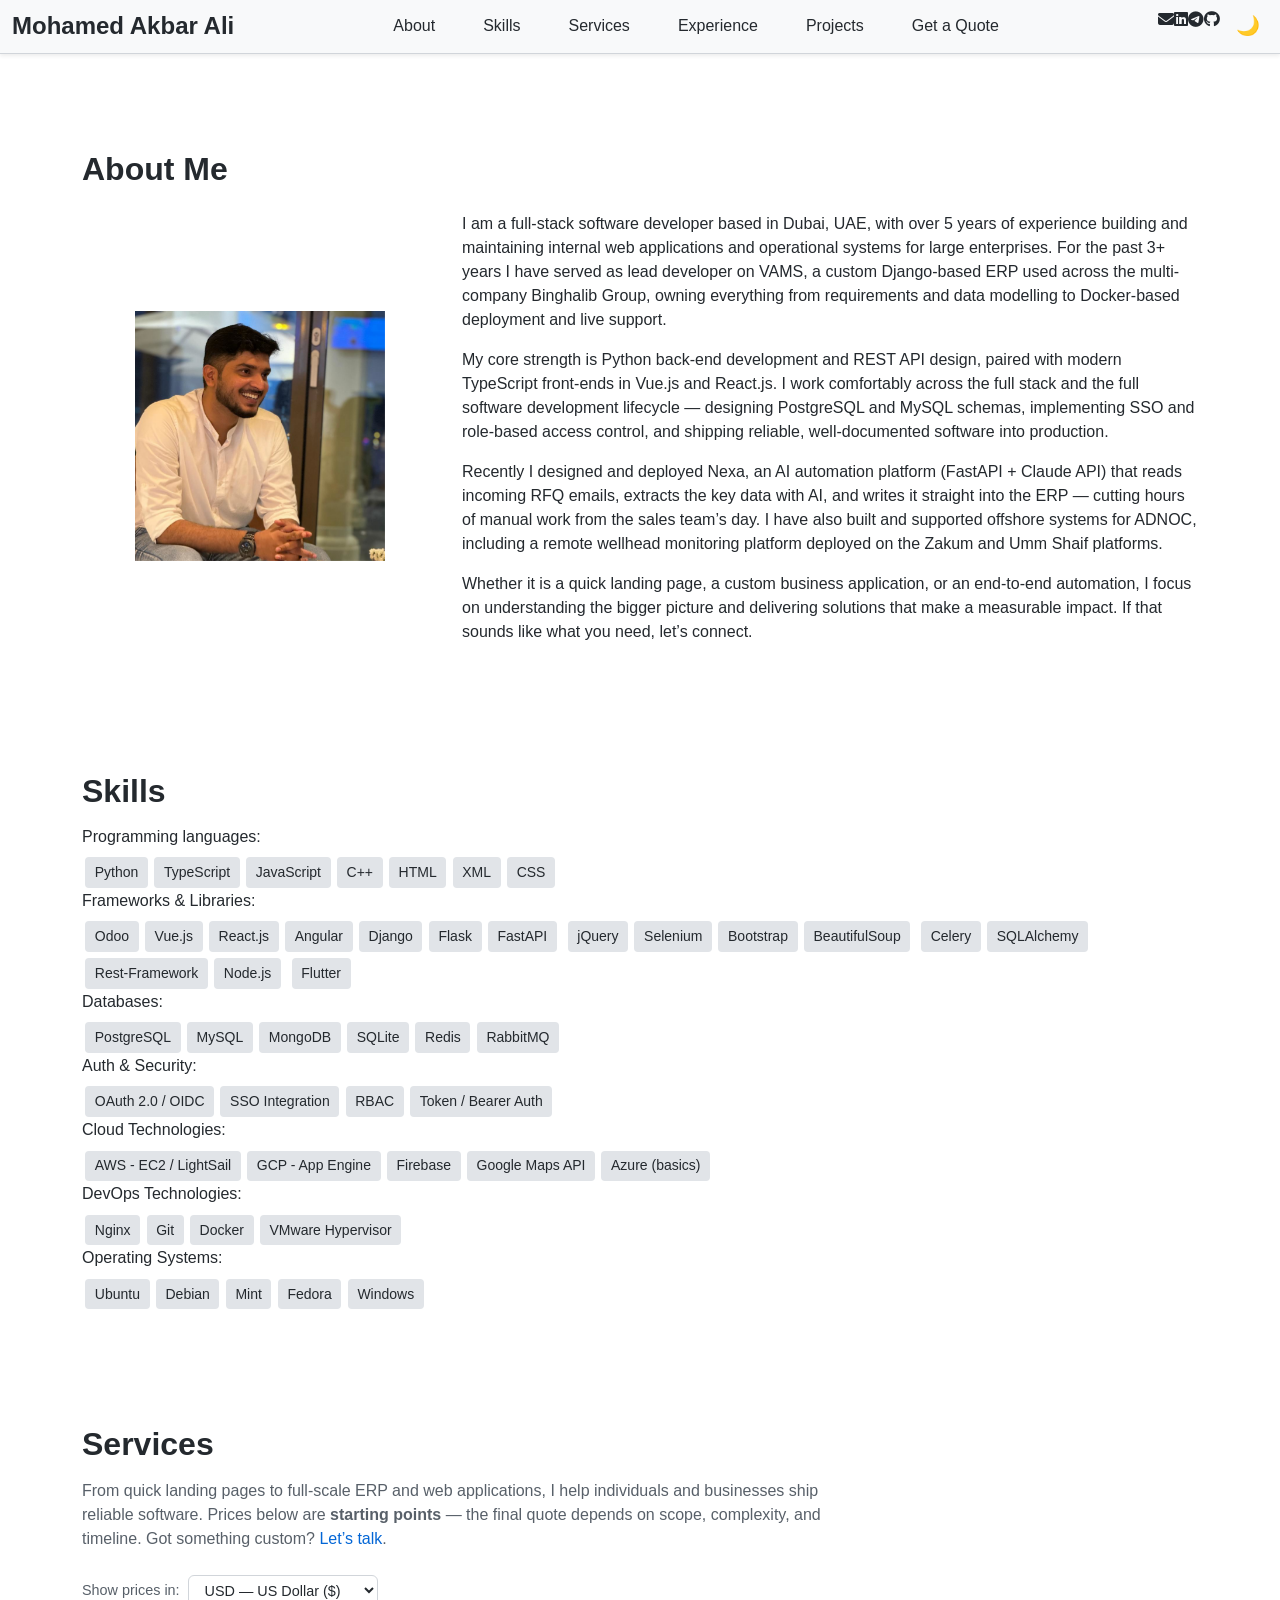
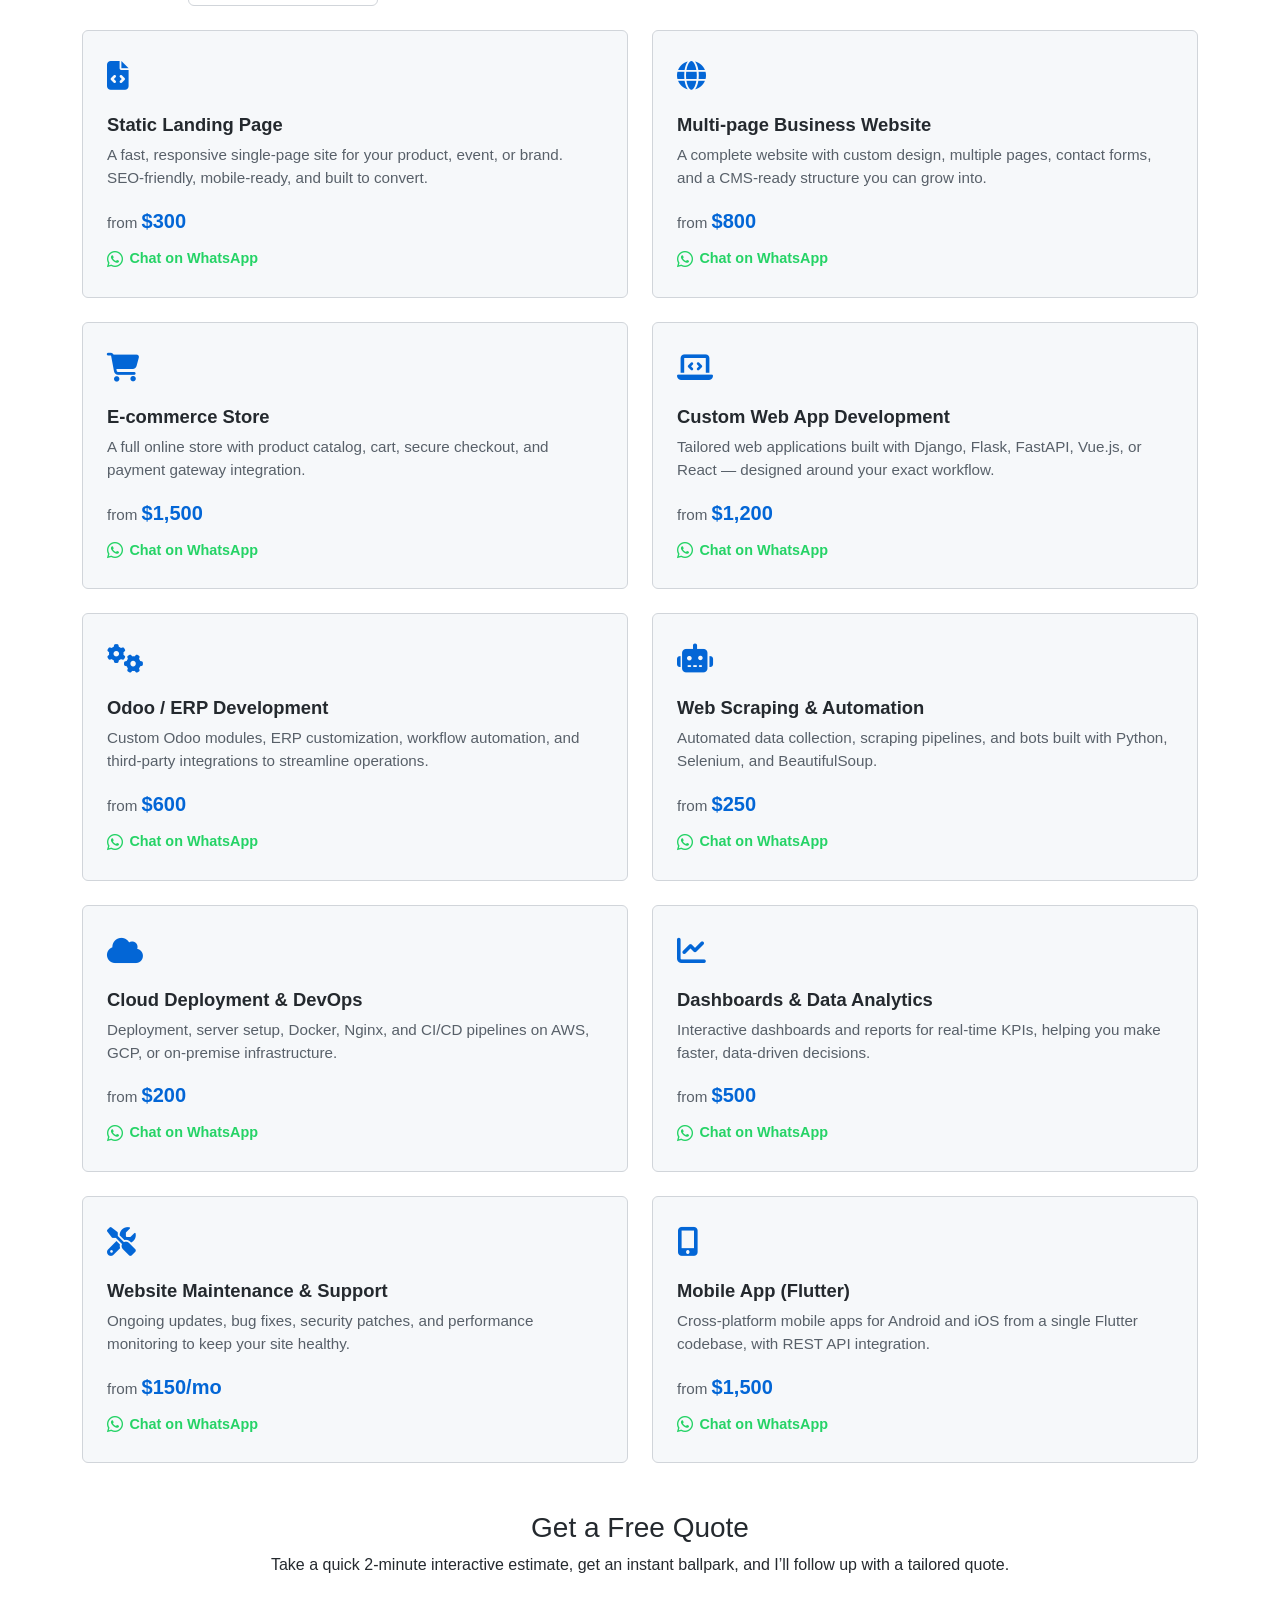
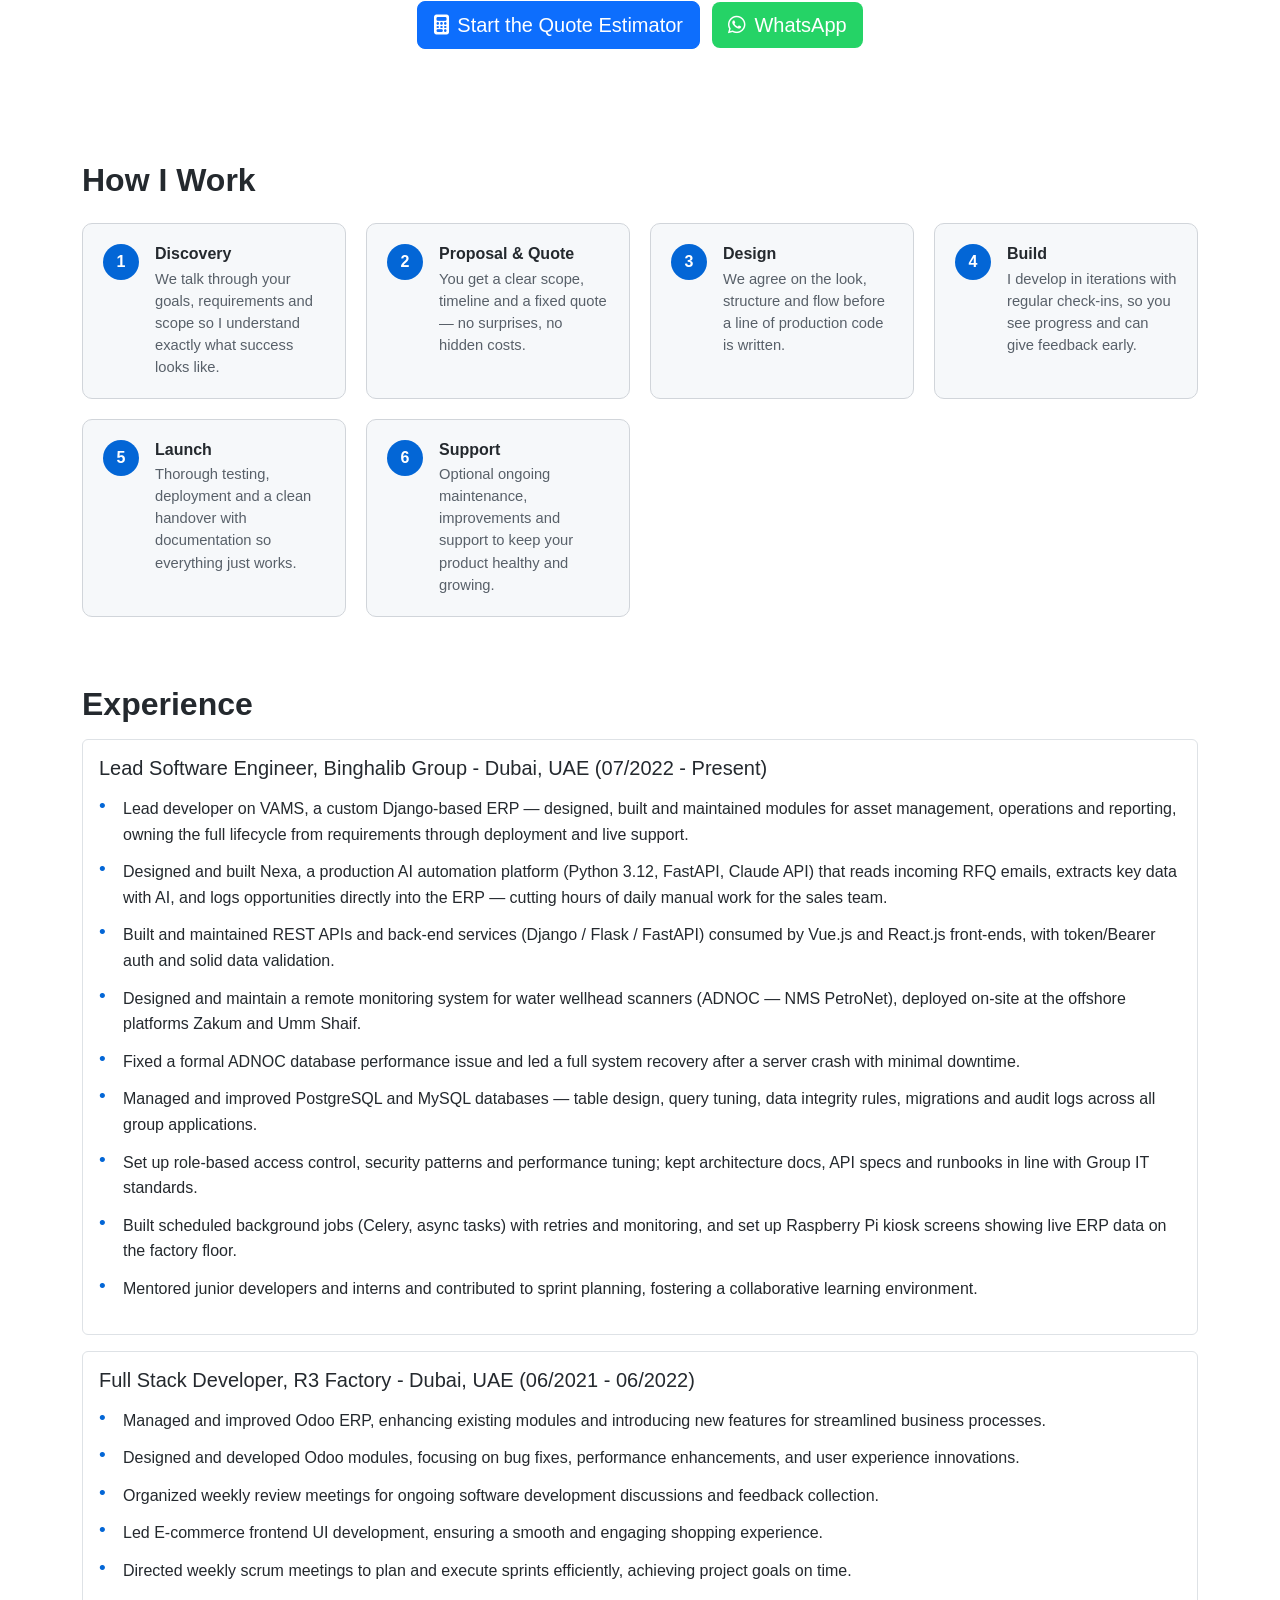
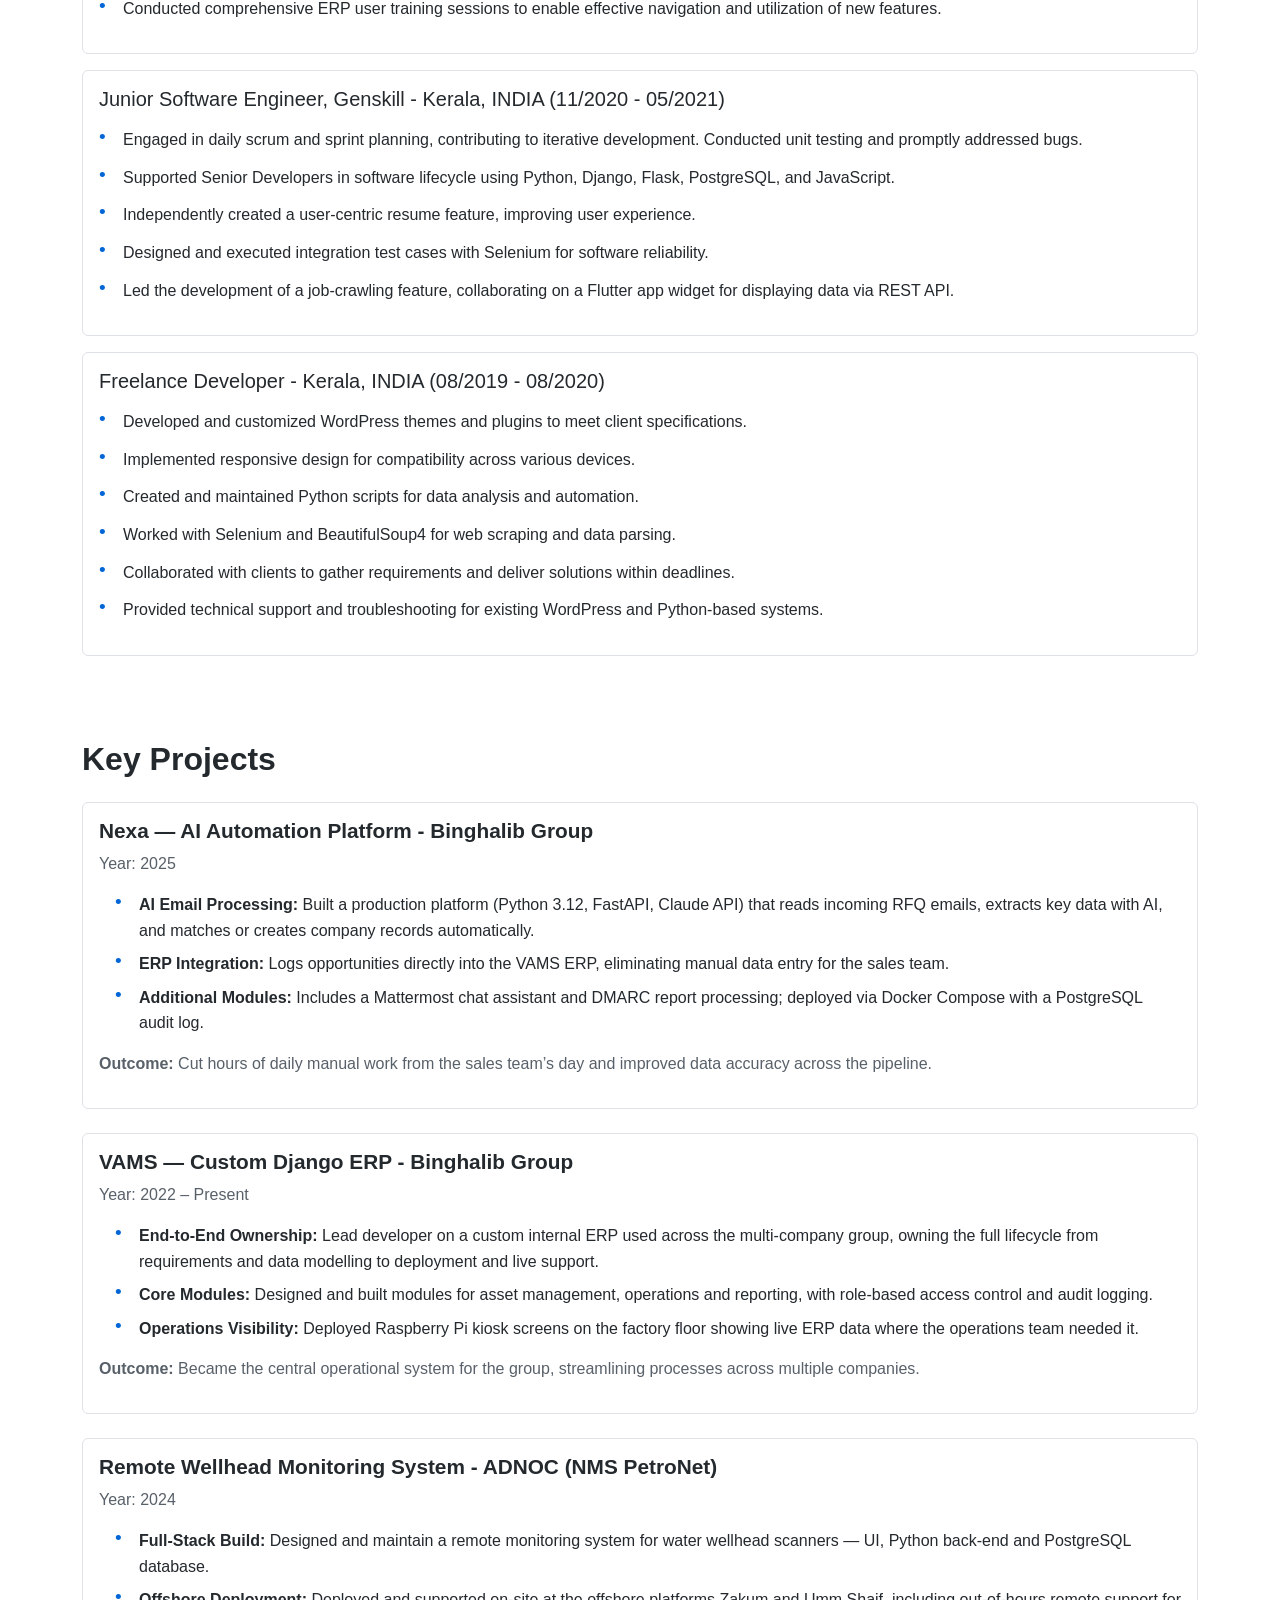
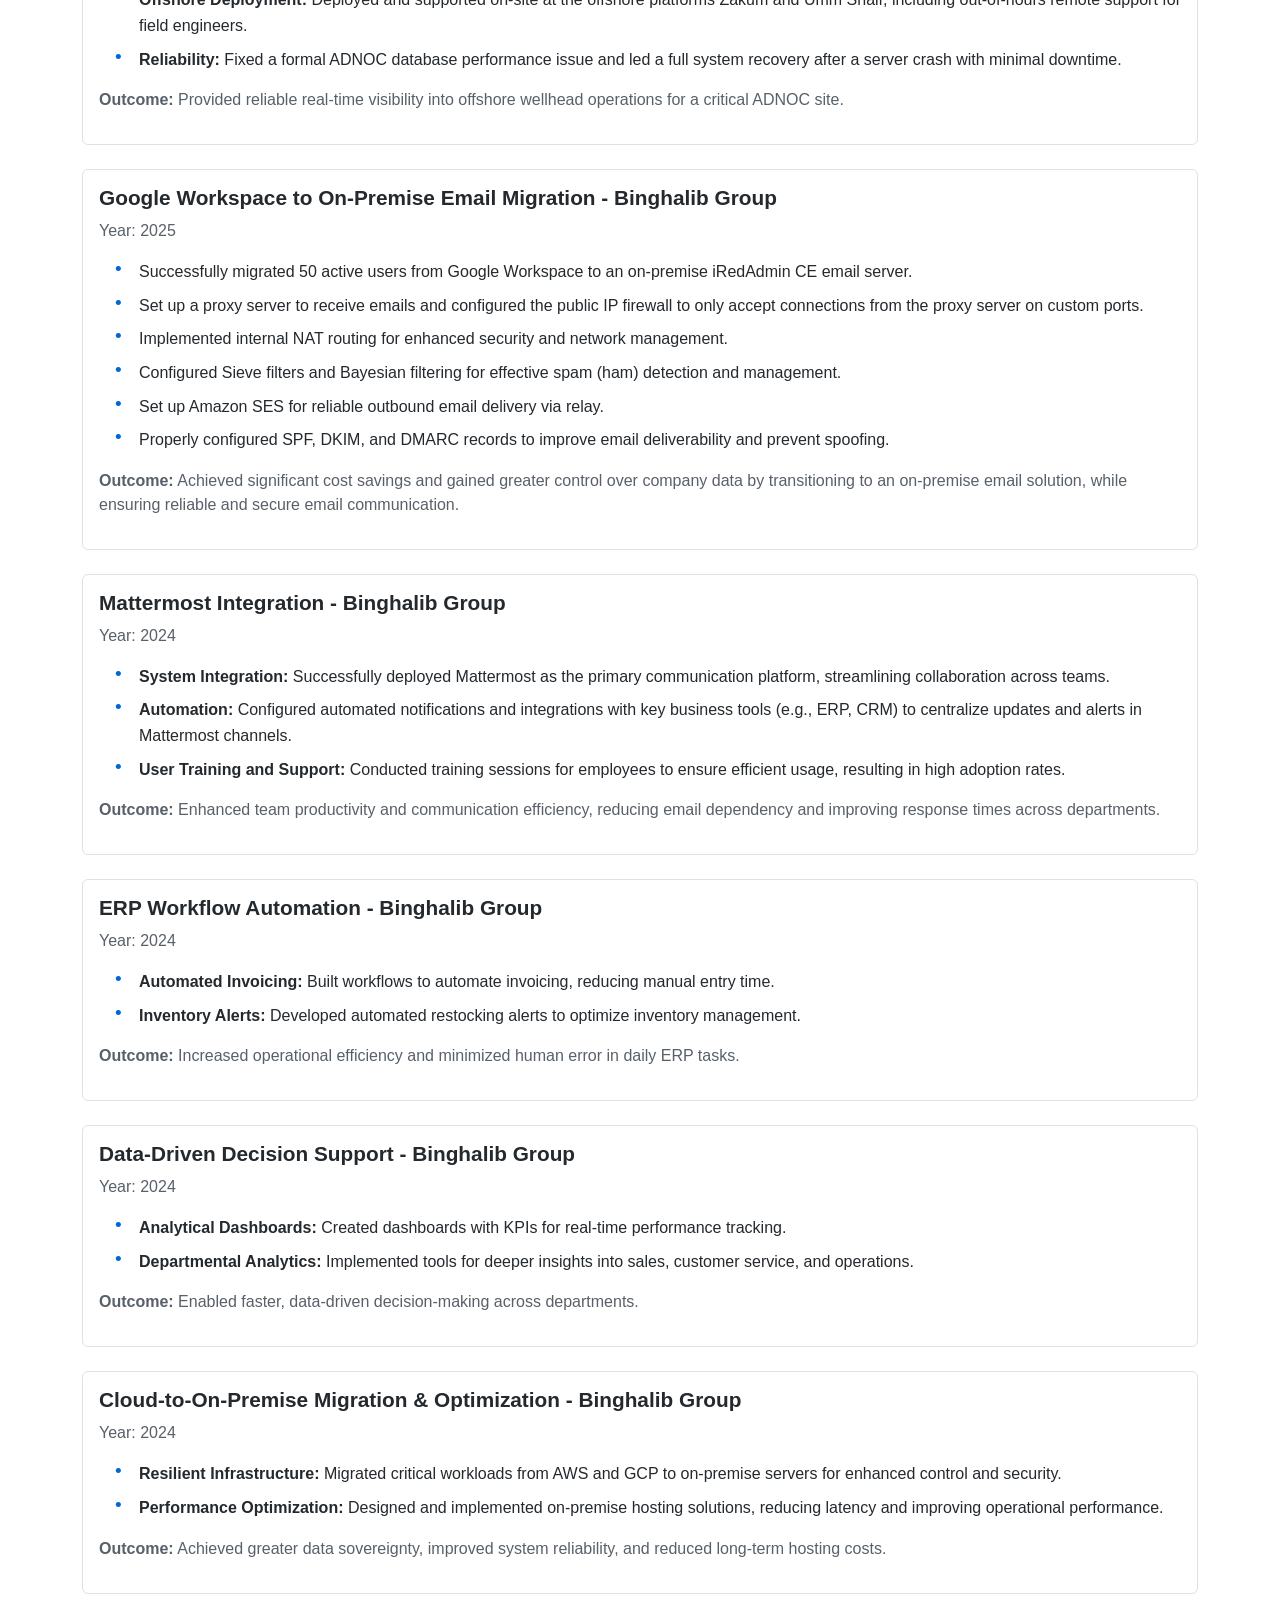
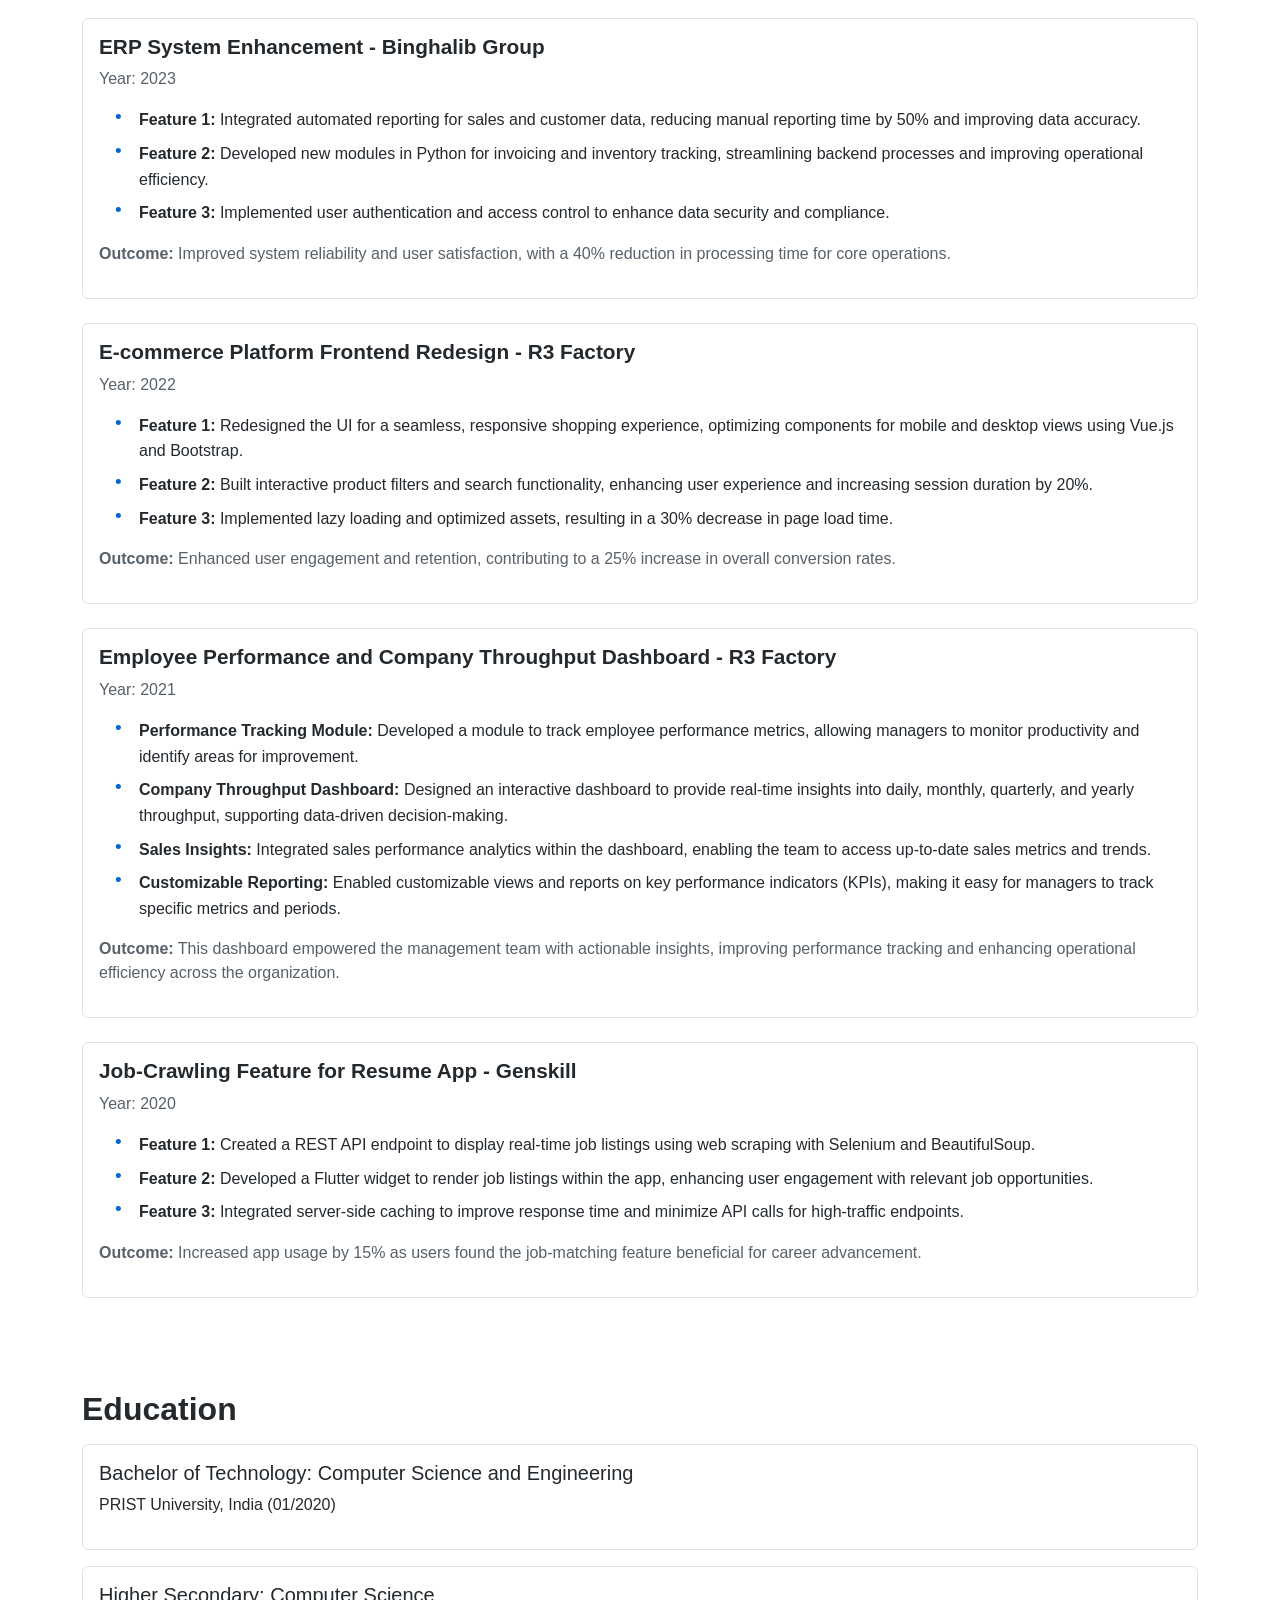
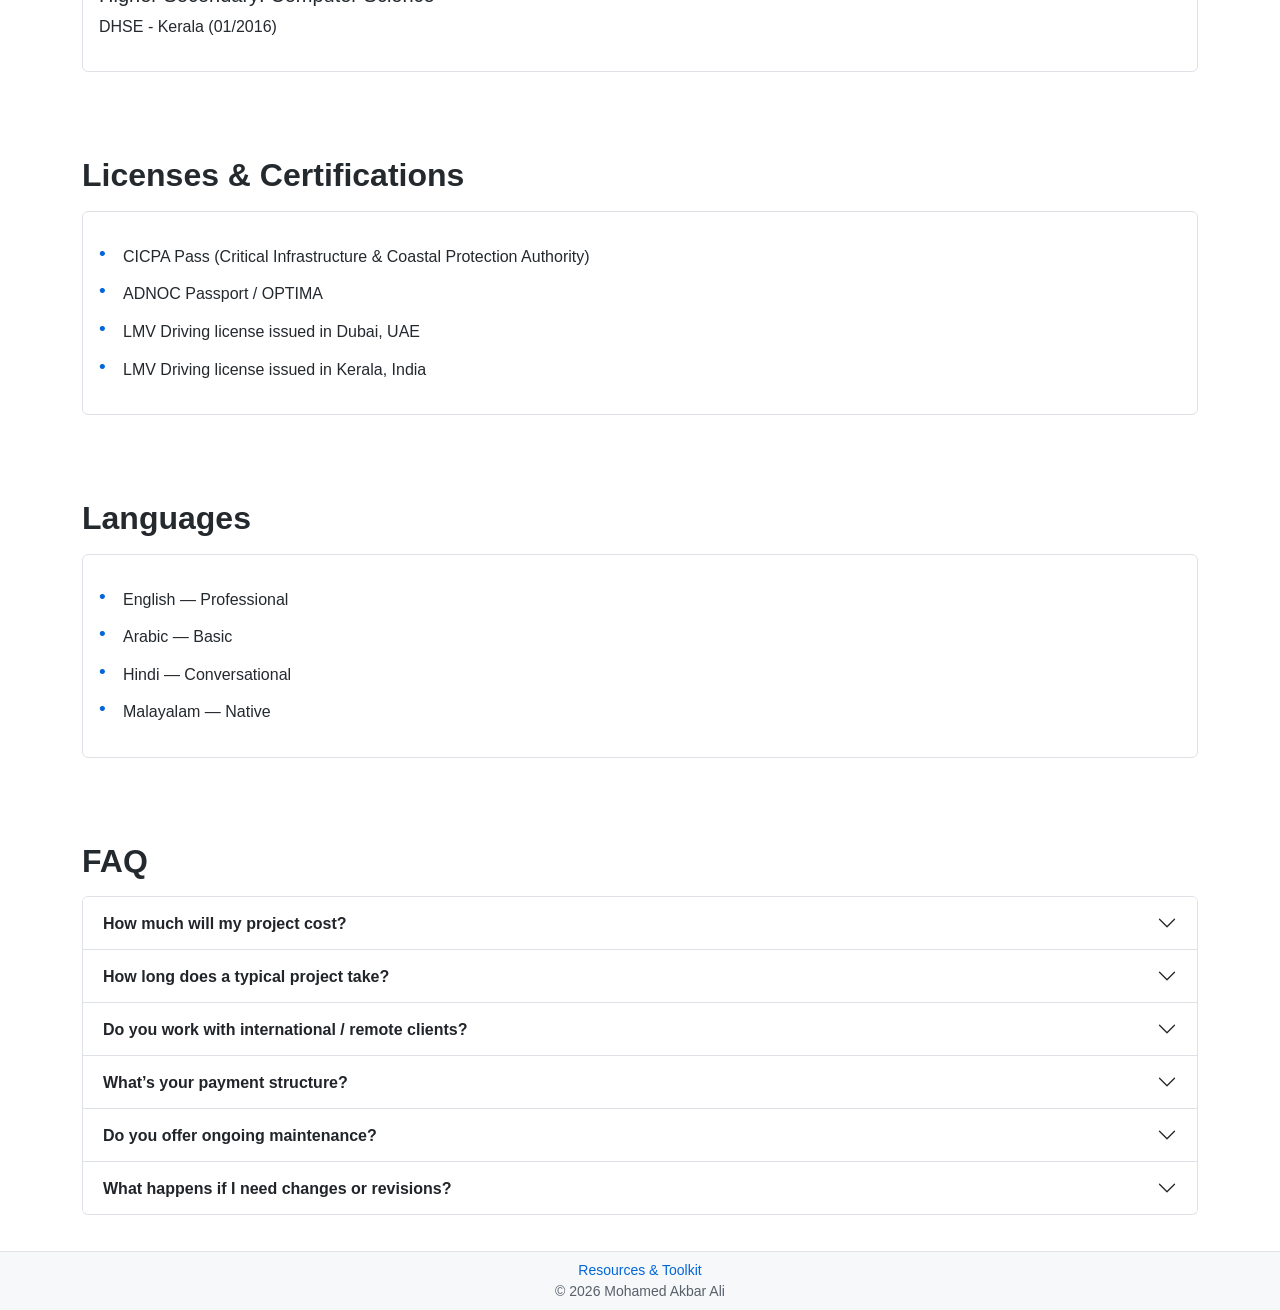
<file: index.html>
<!DOCTYPE html>
<html lang="en">
<head>
    <meta charset="UTF-8">
    <meta name="viewport" content="width=device-width, initial-scale=1.0">
    <title>Mohamed Akbar Ali | Full-Stack Developer (Python, Vue & React)</title>
    <meta name="description" content="Mohamed Akbar Ali — full-stack software developer in Dubai. Python, Django, FastAPI, Vue.js & React. Web apps, e-commerce, ERP/Odoo, automation & cloud. Get an instant project quote.">
    <meta name="author" content="Mohamed Akbar Ali">
    <link rel="canonical" href="https://akbarali.dev/">

    <!-- Open Graph -->
    <meta property="og:type" content="website">
    <meta property="og:site_name" content="Mohamed Akbar Ali">
    <meta property="og:title" content="Mohamed Akbar Ali — Full-Stack Developer">
    <meta property="og:description" content="Python, Django, FastAPI, Vue & React. Web apps, e-commerce, ERP/Odoo, automation & cloud. Get an instant project quote.">
    <meta property="og:url" content="https://akbarali.dev/">
    <meta property="og:image" content="https://akbarali.dev/assets/profile_img/my-profile-1.jpg">
    <meta property="og:image:alt" content="Mohamed Akbar Ali">

    <!-- Twitter -->
    <meta name="twitter:card" content="summary_large_image">
    <meta name="twitter:title" content="Mohamed Akbar Ali — Full-Stack Developer">
    <meta name="twitter:description" content="Python, Django, FastAPI, Vue & React. Web apps, e-commerce, ERP/Odoo, automation & cloud. Get an instant project quote.">
    <meta name="twitter:image" content="https://akbarali.dev/assets/profile_img/my-profile-1.jpg">

    <link href="https://cdn.jsdelivr.net/npm/bootstrap@5.1.3/dist/css/bootstrap.min.css" rel="stylesheet">
    <link rel="stylesheet" href="main.css">
    <link rel="stylesheet" href="https://cdnjs.cloudflare.com/ajax/libs/font-awesome/6.6.0/css/all.min.css" integrity="sha512-Kc323vGBEqzTmouAECnVceyQqyqdsSiqLQISBL29aUW4U/M7pSPA/gEUZQqv1cwx4OnYxTxve5UMg5GT6L4JJg==" crossorigin="anonymous" referrerpolicy="no-referrer" />
    <link rel="icon" href="assets/icon/favicon.ico" type="image/x-icon">
    <link rel="apple-touch-icon" sizes="180x180" href="assets/icon/apple-touch-icon.png">
    <link rel="icon" sizes="192x192" href="assets/icon/android-chrome-192x192.png">
    <link rel="icon" sizes="512x512" href="assets/icon/android-chrome-512x512.png">
    <link rel="manifest" href="assets/icon/site.webmanifest">

    <!-- Structured data -->
    <script type="application/ld+json">
    {
      "@context": "https://schema.org",
      "@type": "Person",
      "name": "Mohamed Akbar Ali",
      "jobTitle": "Full-Stack Software Developer",
      "url": "https://akbarali.dev/",
      "email": "mailto:hello@akbarali.dev",
      "image": "https://akbarali.dev/assets/profile_img/my-profile-1.jpg",
      "address": { "@type": "PostalAddress", "addressLocality": "Dubai", "addressCountry": "AE" },
      "sameAs": [
        "https://www.linkedin.com/in/mohamed-akbar-ali/",
        "https://github.com/akbarali97"
      ],
      "knowsAbout": ["Python", "Django", "FastAPI", "Flask", "Vue.js", "React.js", "PostgreSQL", "Odoo ERP", "Web Scraping", "Cloud Deployment"]
    }
    </script>
    <script type="application/ld+json">
    {
      "@context": "https://schema.org",
      "@type": "ProfessionalService",
      "name": "Mohamed Akbar Ali — Software Development Services",
      "description": "Web apps, landing pages, e-commerce, ERP/Odoo, mobile apps, automation and cloud deployment.",
      "url": "https://akbarali.dev/",
      "image": "https://akbarali.dev/assets/profile_img/my-profile-1.jpg",
      "priceRange": "$$",
      "areaServed": ["AE", "GCC", "Worldwide"],
      "founder": { "@type": "Person", "name": "Mohamed Akbar Ali" }
    }
    </script>
</head>
<body class="light-mode">

    <header class="container-fluid sticky-top shadow-sm py-2 m-0">
        <div class="header-content d-flex flex-column flex-md-row justify-content-between align-items-center">
            
            <!-- Header Name -->
            <h1 class="mb-0 fs-4">Mohamed Akbar Ali</h1>
            
            <!-- Navigation Links (visible on desktop only) -->
            <nav class="nav-links d-none d-md-flex">
                <a href="#about" class="nav-link px-2">About</a>
                <a href="#skills" class="nav-link px-2">Skills</a>
                <a href="#services" class="nav-link px-2">Services</a>
                <a href="#experience" class="nav-link px-2">Experience</a>
                <a href="#key-projects" class="nav-link px-2">Projects</a>
                <a href="quote.html" class="nav-link px-2">Get a Quote</a>
            </nav>

            <div class="icon-links d-flex justify-content-center mt-2 mt-md-0">
                <a href="mailto:hello@akbarali.dev" class="nav-link d-inline" aria-label="Email">
                    <i class="fas fa-envelope"></i>
                </a>
                <a href="https://www.linkedin.com/in/mohamed-akbar-ali/" target="_blank" class="nav-link d-inline" aria-label="LinkedIn">
                    <i class="fab fa-linkedin"></i>
                </a>
                <a href="https://t.me/akbar_ali_mohd" target="_blank" class="nav-link d-inline" aria-label="Telegram">
                    <i class="fab fa-telegram"></i>
                </a>
                <a href="https://github.com/akbarali97" target="_blank" class="nav-link d-inline" aria-label="Github">
                    <i class="fab fa-github"></i>
                </a>
                <button id="toggle-dark-mode" class="btn btn-outline-secondary btn-sm ms-2" aria-label="Toggle Dark Mode">
                    <span id="toggle-icon" class="icon">🌙</span> 
                </button>
            </div>
        </div>
    </header>

    <section id="about" class="container my-5 pt-5">
        <h2 class="text-center text-md-start">About Me</h2>
        <div class="row align-items-center mt-4">
            <!-- Profile Picture Placeholder -->
            <div class="col-12 col-md-4 d-flex justify-content-center mb-4 mb-md-0">
                <div class="profile-container position-relative" style="width: 100%; max-width: 250px; aspect-ratio: 1;">
                    <!-- Front Image -->
                    <img src="assets/profile_img/my-profile-1.jpg" alt="Profile Picture 1" class="profile-picture front-image w-100 h-100 position-absolute">
    
                    <!-- Back Image -->
                    <img src="assets/profile_img/my-profile-2.jpeg" alt="Profile Picture 2" class="profile-picture back-image w-100 h-100 position-absolute">
                </div>
            </div>           
            <div class="col-12 col-md-8">
                <p>
                    I am a full-stack software developer based in Dubai, UAE, with over 5 years of experience building and
                    maintaining internal web applications and operational systems for large enterprises. For the past 3+ years
                    I have served as lead developer on VAMS, a custom Django-based ERP used across the multi-company Binghalib
                    Group, owning everything from requirements and data modelling to Docker-based deployment and live support.
                </p>
                <p>
                    My core strength is Python back-end development and REST API design, paired with modern TypeScript front-ends
                    in Vue.js and React.js. I work comfortably across the full stack and the full software development lifecycle —
                    designing PostgreSQL and MySQL schemas, implementing SSO and role-based access control, and shipping reliable,
                    well-documented software into production.
                </p>
                <p>
                    Recently I designed and deployed Nexa, an AI automation platform (FastAPI + Claude API) that reads incoming
                    RFQ emails, extracts the key data with AI, and writes it straight into the ERP — cutting hours of manual work
                    from the sales team’s day. I have also built and supported offshore systems for ADNOC, including a remote
                    wellhead monitoring platform deployed on the Zakum and Umm Shaif platforms.
                </p>
                <p>
                    Whether it is a quick landing page, a custom business application, or an end-to-end automation, I focus on
                    understanding the bigger picture and delivering solutions that make a measurable impact. If that sounds like
                    what you need, let’s connect.
                </p>
            </div>
        </div>
    </section>

    <section id="skills" class="container my-1">
        <h2>Skills</h2>
        <div class="skill-category">
            <h6>Programming languages:</h6>
            <div class="skill-tags">
                <span class="tag">Python</span><span class="tag">TypeScript</span><span class="tag">JavaScript</span><span class="tag">C++</span><span class="tag">HTML</span><span class="tag">XML</span><span class="tag">CSS</span>
            </div>
        </div>
        <div class="skill-category">
            <h6>Frameworks & Libraries:</h6>
            <div class="skill-tags">
                <span class="tag">Odoo</span><span class="tag">Vue.js</span><span class="tag">React.js</span><span class="tag">Angular</span><span class="tag">Django</span><span class="tag">Flask</span><span class="tag">FastAPI</span>
                <span class="tag">jQuery</span><span class="tag">Selenium</span><span class="tag">Bootstrap</span><span class="tag">BeautifulSoup</span>
                <span class="tag">Celery</span><span class="tag">SQLAlchemy</span><span class="tag">Rest-Framework</span><span class="tag">Node.js</span>
                <span class="tag">Flutter</span>
            </div>
        </div>
        <div class="skill-category">
            <h6>Databases:</h6>
            <div class="skill-tags">
                <span class="tag">PostgreSQL</span><span class="tag">MySQL</span><span class="tag">MongoDB</span><span class="tag">SQLite</span><span class="tag">Redis</span><span class="tag">RabbitMQ</span>
            </div>
        </div>
        <div class="skill-category">
            <h6>Auth & Security:</h6>
            <div class="skill-tags">
                <span class="tag">OAuth 2.0 / OIDC</span><span class="tag">SSO Integration</span><span class="tag">RBAC</span><span class="tag">Token / Bearer Auth</span>
            </div>
        </div>
        <div class="skill-category">
            <h6>Cloud Technologies:</h6>
            <div class="skill-tags">
                <span class="tag">AWS - EC2 / LightSail</span><span class="tag">GCP - App Engine</span><span class="tag">Firebase</span><span class="tag">Google Maps API</span><span class="tag">Azure (basics)</span>
            </div>
        </div>
        <div class="skill-category">
            <h6>DevOps Technologies:</h6>
            <div class="skill-tags">
                <span class="tag">Nginx</span><span class="tag">Git</span><span class="tag">Docker</span><span class="tag">VMware Hypervisor</span>
            </div>
        </div>
        <div class="skill-category">
            <h6>Operating Systems:</h6>
            <div class="skill-tags">
                <span class="tag">Ubuntu</span><span class="tag">Debian</span><span class="tag">Mint</span><span class="tag">Fedora</span><span class="tag">Windows</span>
            </div>
        </div>
    </section>


    <!-- Services Section -->
    <section id="services" class="container my-5">
        <h2>Services</h2>
        <p class="services-intro">
            From quick landing pages to full-scale ERP and web applications, I help individuals and
            businesses ship reliable software. Prices below are <strong>starting points</strong> &mdash;
            the final quote depends on scope, complexity, and timeline. Got something custom?
            <a href="mailto:hello@akbarali.dev">Let&rsquo;s talk</a>.
        </p>

        <!-- Currency switcher -->
        <div class="currency-switch d-flex align-items-center flex-wrap gap-2 mb-4">
            <label for="currency-select" class="currency-label">Show prices in:</label>
            <select id="currency-select" class="currency-select" aria-label="Select currency">
                <option value="USD">USD &mdash; US Dollar ($)</option>
                <option value="AED">AED &mdash; UAE Dirham</option>
                <option value="SAR">SAR &mdash; Saudi Riyal</option>
                <option value="QAR">QAR &mdash; Qatari Riyal</option>
                <option value="KWD">KWD &mdash; Kuwaiti Dinar</option>
                <option value="BHD">BHD &mdash; Bahraini Dinar</option>
                <option value="OMR">OMR &mdash; Omani Rial</option>
            </select>
        </div>

        <div class="row row-cols-1 row-cols-md-2 g-4">
            <!-- Static Landing Page -->
            <div class="col">
                <div class="service-card h-100 p-4 rounded">
                    <div class="service-icon mb-3"><i class="fas fa-file-code"></i></div>
                    <h5>Static Landing Page</h5>
                    <p class="service-desc">A fast, responsive single-page site for your product, event, or brand. SEO-friendly, mobile-ready, and built to convert.</p>
                    <div class="service-price">from <span class="price" data-usd="300">$300</span></div>
                    <a class="service-whatsapp" href="https://wa.me/971527468099?text=Hi%20Akbar%2C%20I%20want%20to%20enquire%20about%20your%20Static%20Landing%20Page%20service." target="_blank" rel="noopener" aria-label="Chat on WhatsApp about Static Landing Page"><i class="fab fa-whatsapp"></i> Chat on WhatsApp</a>
                </div>
            </div>

            <!-- Multi-page Business Website -->
            <div class="col">
                <div class="service-card h-100 p-4 rounded">
                    <div class="service-icon mb-3"><i class="fas fa-globe"></i></div>
                    <h5>Multi-page Business Website</h5>
                    <p class="service-desc">A complete website with custom design, multiple pages, contact forms, and a CMS-ready structure you can grow into.</p>
                    <div class="service-price">from <span class="price" data-usd="800">$800</span></div>
                    <a class="service-whatsapp" href="https://wa.me/971527468099?text=Hi%20Akbar%2C%20I%20want%20to%20enquire%20about%20your%20Multi-page%20Business%20Website%20service." target="_blank" rel="noopener" aria-label="Chat on WhatsApp about Multi-page Business Website"><i class="fab fa-whatsapp"></i> Chat on WhatsApp</a>
                </div>
            </div>

            <!-- E-commerce Store -->
            <div class="col">
                <div class="service-card h-100 p-4 rounded">
                    <div class="service-icon mb-3"><i class="fas fa-cart-shopping"></i></div>
                    <h5>E-commerce Store</h5>
                    <p class="service-desc">A full online store with product catalog, cart, secure checkout, and payment gateway integration.</p>
                    <div class="service-price">from <span class="price" data-usd="1500">$1,500</span></div>
                    <a class="service-whatsapp" href="https://wa.me/971527468099?text=Hi%20Akbar%2C%20I%20want%20to%20enquire%20about%20your%20E-commerce%20Store%20service." target="_blank" rel="noopener" aria-label="Chat on WhatsApp about E-commerce Store"><i class="fab fa-whatsapp"></i> Chat on WhatsApp</a>
                </div>
            </div>

            <!-- Web App Development -->
            <div class="col">
                <div class="service-card h-100 p-4 rounded">
                    <div class="service-icon mb-3"><i class="fas fa-laptop-code"></i></div>
                    <h5>Custom Web App Development</h5>
                    <p class="service-desc">Tailored web applications built with Django, Flask, FastAPI, Vue.js, or React &mdash; designed around your exact workflow.</p>
                    <div class="service-price">from <span class="price" data-usd="1200">$1,200</span></div>
                    <a class="service-whatsapp" href="https://wa.me/971527468099?text=Hi%20Akbar%2C%20I%20want%20to%20enquire%20about%20your%20Custom%20Web%20App%20Development%20service." target="_blank" rel="noopener" aria-label="Chat on WhatsApp about Custom Web App Development"><i class="fab fa-whatsapp"></i> Chat on WhatsApp</a>
                </div>
            </div>

            <!-- Odoo / ERP -->
            <div class="col">
                <div class="service-card h-100 p-4 rounded">
                    <div class="service-icon mb-3"><i class="fas fa-gears"></i></div>
                    <h5>Odoo / ERP Development</h5>
                    <p class="service-desc">Custom Odoo modules, ERP customization, workflow automation, and third-party integrations to streamline operations.</p>
                    <div class="service-price">from <span class="price" data-usd="600">$600</span></div>
                    <a class="service-whatsapp" href="https://wa.me/971527468099?text=Hi%20Akbar%2C%20I%20want%20to%20enquire%20about%20your%20Odoo%20/%20ERP%20Development%20service." target="_blank" rel="noopener" aria-label="Chat on WhatsApp about Odoo / ERP Development"><i class="fab fa-whatsapp"></i> Chat on WhatsApp</a>
                </div>
            </div>

            <!-- Web Scraping & Automation -->
            <div class="col">
                <div class="service-card h-100 p-4 rounded">
                    <div class="service-icon mb-3"><i class="fas fa-robot"></i></div>
                    <h5>Web Scraping &amp; Automation</h5>
                    <p class="service-desc">Automated data collection, scraping pipelines, and bots built with Python, Selenium, and BeautifulSoup.</p>
                    <div class="service-price">from <span class="price" data-usd="250">$250</span></div>
                    <a class="service-whatsapp" href="https://wa.me/971527468099?text=Hi%20Akbar%2C%20I%20want%20to%20enquire%20about%20your%20Web%20Scraping%20%26%20Automation%20service." target="_blank" rel="noopener" aria-label="Chat on WhatsApp about Web Scraping &amp; Automation"><i class="fab fa-whatsapp"></i> Chat on WhatsApp</a>
                </div>
            </div>

            <!-- Cloud & DevOps -->
            <div class="col">
                <div class="service-card h-100 p-4 rounded">
                    <div class="service-icon mb-3"><i class="fas fa-cloud"></i></div>
                    <h5>Cloud Deployment &amp; DevOps</h5>
                    <p class="service-desc">Deployment, server setup, Docker, Nginx, and CI/CD pipelines on AWS, GCP, or on-premise infrastructure.</p>
                    <div class="service-price">from <span class="price" data-usd="200">$200</span></div>
                    <a class="service-whatsapp" href="https://wa.me/971527468099?text=Hi%20Akbar%2C%20I%20want%20to%20enquire%20about%20your%20Cloud%20Deployment%20%26%20DevOps%20service." target="_blank" rel="noopener" aria-label="Chat on WhatsApp about Cloud Deployment &amp; DevOps"><i class="fab fa-whatsapp"></i> Chat on WhatsApp</a>
                </div>
            </div>

            <!-- Dashboards & Analytics -->
            <div class="col">
                <div class="service-card h-100 p-4 rounded">
                    <div class="service-icon mb-3"><i class="fas fa-chart-line"></i></div>
                    <h5>Dashboards &amp; Data Analytics</h5>
                    <p class="service-desc">Interactive dashboards and reports for real-time KPIs, helping you make faster, data-driven decisions.</p>
                    <div class="service-price">from <span class="price" data-usd="500">$500</span></div>
                    <a class="service-whatsapp" href="https://wa.me/971527468099?text=Hi%20Akbar%2C%20I%20want%20to%20enquire%20about%20your%20Dashboards%20%26%20Data%20Analytics%20service." target="_blank" rel="noopener" aria-label="Chat on WhatsApp about Dashboards &amp; Data Analytics"><i class="fab fa-whatsapp"></i> Chat on WhatsApp</a>
                </div>
            </div>

            <!-- Maintenance -->
            <div class="col">
                <div class="service-card h-100 p-4 rounded">
                    <div class="service-icon mb-3"><i class="fas fa-screwdriver-wrench"></i></div>
                    <h5>Website Maintenance &amp; Support</h5>
                    <p class="service-desc">Ongoing updates, bug fixes, security patches, and performance monitoring to keep your site healthy.</p>
                    <div class="service-price">from <span class="price" data-usd="150" data-suffix="/mo">$150/mo</span></div>
                    <a class="service-whatsapp" href="https://wa.me/971527468099?text=Hi%20Akbar%2C%20I%20want%20to%20enquire%20about%20your%20Website%20Maintenance%20%26%20Support%20service." target="_blank" rel="noopener" aria-label="Chat on WhatsApp about Website Maintenance &amp; Support"><i class="fab fa-whatsapp"></i> Chat on WhatsApp</a>
                </div>
            </div>

            <!-- Mobile App -->
            <div class="col">
                <div class="service-card h-100 p-4 rounded">
                    <div class="service-icon mb-3"><i class="fas fa-mobile-screen-button"></i></div>
                    <h5>Mobile App (Flutter)</h5>
                    <p class="service-desc">Cross-platform mobile apps for Android and iOS from a single Flutter codebase, with REST API integration.</p>
                    <div class="service-price">from <span class="price" data-usd="1500">$1,500</span></div>
                    <a class="service-whatsapp" href="https://wa.me/971527468099?text=Hi%20Akbar%2C%20I%20want%20to%20enquire%20about%20your%20Mobile%20App%20%28Flutter%29%20service." target="_blank" rel="noopener" aria-label="Chat on WhatsApp about Mobile App (Flutter)"><i class="fab fa-whatsapp"></i> Chat on WhatsApp</a>
                </div>
            </div>
        </div>

        <div class="services-cta text-center mt-5">
            <h3 class="mb-2">Get a Free Quote</h3>
            <p class="mb-4">Take a quick 2-minute interactive estimate, get an instant ballpark, and I&rsquo;ll follow up with a tailored quote.</p>
            <a href="quote.html" class="btn btn-primary btn-lg"><i class="fas fa-calculator me-2"></i>Start the Quote Estimator</a>
            <a href="https://wa.me/971527468099" target="_blank" rel="noopener" class="btn btn-whatsapp btn-lg ms-2"><i class="fab fa-whatsapp me-2"></i>WhatsApp</a>
        </div>
    </section>

    <!-- How I Work -->
    <section id="process" class="container my-1">
        <h2>How I Work</h2>
        <div class="process-steps">
            <div class="process-step">
                <div class="process-num">1</div>
                <div class="process-body">
                    <h6>Discovery</h6>
                    <p>We talk through your goals, requirements and scope so I understand exactly what success looks like.</p>
                </div>
            </div>
            <div class="process-step">
                <div class="process-num">2</div>
                <div class="process-body">
                    <h6>Proposal &amp; Quote</h6>
                    <p>You get a clear scope, timeline and a fixed quote &mdash; no surprises, no hidden costs.</p>
                </div>
            </div>
            <div class="process-step">
                <div class="process-num">3</div>
                <div class="process-body">
                    <h6>Design</h6>
                    <p>We agree on the look, structure and flow before a line of production code is written.</p>
                </div>
            </div>
            <div class="process-step">
                <div class="process-num">4</div>
                <div class="process-body">
                    <h6>Build</h6>
                    <p>I develop in iterations with regular check-ins, so you see progress and can give feedback early.</p>
                </div>
            </div>
            <div class="process-step">
                <div class="process-num">5</div>
                <div class="process-body">
                    <h6>Launch</h6>
                    <p>Thorough testing, deployment and a clean handover with documentation so everything just works.</p>
                </div>
            </div>
            <div class="process-step">
                <div class="process-num">6</div>
                <div class="process-body">
                    <h6>Support</h6>
                    <p>Optional ongoing maintenance, improvements and support to keep your product healthy and growing.</p>
                </div>
            </div>
        </div>
    </section>

    <section id="experience" class="container my-1">
        <h2>Experience</h2>
        <div class="border rounded p-3 mb-3">
            <h5>Lead Software Engineer, Binghalib Group - Dubai, UAE (07/2022 - Present)</h5>
            <ul>
                <li>Lead developer on VAMS, a custom Django-based ERP — designed, built and maintained modules for asset management, operations and reporting, owning the full lifecycle from requirements through deployment and live support.</li>
                <li>Designed and built Nexa, a production AI automation platform (Python 3.12, FastAPI, Claude API) that reads incoming RFQ emails, extracts key data with AI, and logs opportunities directly into the ERP — cutting hours of daily manual work for the sales team.</li>
                <li>Built and maintained REST APIs and back-end services (Django / Flask / FastAPI) consumed by Vue.js and React.js front-ends, with token/Bearer auth and solid data validation.</li>
                <li>Designed and maintain a remote monitoring system for water wellhead scanners (ADNOC — NMS PetroNet), deployed on-site at the offshore platforms Zakum and Umm Shaif.</li>
                <li>Fixed a formal ADNOC database performance issue and led a full system recovery after a server crash with minimal downtime.</li>
                <li>Managed and improved PostgreSQL and MySQL databases — table design, query tuning, data integrity rules, migrations and audit logs across all group applications.</li>
                <li>Set up role-based access control, security patterns and performance tuning; kept architecture docs, API specs and runbooks in line with Group IT standards.</li>
                <li>Built scheduled background jobs (Celery, async tasks) with retries and monitoring, and set up Raspberry Pi kiosk screens showing live ERP data on the factory floor.</li>
                <li>Mentored junior developers and interns and contributed to sprint planning, fostering a collaborative learning environment.</li>
            </ul>
        </div>
        <div class="border rounded p-3 mb-3">
            <h5>Full Stack Developer, R3 Factory - Dubai, UAE (06/2021 - 06/2022)</h5>
            <ul>
                <li>Managed and improved Odoo ERP, enhancing existing modules and introducing new features for streamlined business processes.</li>
                <li>Designed and developed Odoo modules, focusing on bug fixes, performance enhancements, and user experience innovations.</li>
                <li>Organized weekly review meetings for ongoing software development discussions and feedback collection.</li>
                <li>Led E-commerce frontend UI development, ensuring a smooth and engaging shopping experience.</li>
                <li>Directed weekly scrum meetings to plan and execute sprints efficiently, achieving project goals on time.</li>
                <li>Conducted comprehensive ERP user training sessions to enable effective navigation and utilization of new features.</li>
            </ul>
        </div>
        <div class="border rounded p-3 mb-3">
            <h5>Junior Software Engineer, Genskill - Kerala, INDIA (11/2020 - 05/2021)</h5>
            <ul>
                <li>Engaged in daily scrum and sprint planning, contributing to iterative development. Conducted unit testing and promptly addressed bugs.</li>
                <li>Supported Senior Developers in software lifecycle using Python, Django, Flask, PostgreSQL, and JavaScript.</li>
                <li>Independently created a user-centric resume feature, improving user experience.</li>
                <li>Designed and executed integration test cases with Selenium for software reliability.</li>
                <li>Led the development of a job-crawling feature, collaborating on a Flutter app widget for displaying data via REST API.</li>
            </ul>
        </div>
        <div class="border rounded p-3 mb-3">
            <h5>Freelance Developer - Kerala, INDIA (08/2019 - 08/2020)</h5>
            <ul>
                <li>Developed and customized WordPress themes and plugins to meet client specifications.</li>
                <li>Implemented responsive design for compatibility across various devices.</li>
                <li>Created and maintained Python scripts for data analysis and automation.</li>
                <li>Worked with Selenium and BeautifulSoup4 for web scraping and data parsing.</li>
                <li>Collaborated with clients to gather requirements and deliver solutions within deadlines.</li>
                <li>Provided technical support and troubleshooting for existing WordPress and Python-based systems.</li>
            </ul>
        </div>
    </section>

    <section id="key-projects" class="container my-1">
        <h2>Key Projects</h2>

        <!-- Project: Nexa AI Automation Platform -->
        <div class="project border rounded p-3 mb-4">
            <h5>Nexa — AI Automation Platform - Binghalib Group</h5>
            <p>Year: 2025</p>
            <ul>
                <li><strong>AI Email Processing:</strong> Built a production platform (Python 3.12, FastAPI, Claude API) that reads incoming RFQ emails, extracts key data with AI, and matches or creates company records automatically.</li>
                <li><strong>ERP Integration:</strong> Logs opportunities directly into the VAMS ERP, eliminating manual data entry for the sales team.</li>
                <li><strong>Additional Modules:</strong> Includes a Mattermost chat assistant and DMARC report processing; deployed via Docker Compose with a PostgreSQL audit log.</li>
            </ul>
            <p><strong>Outcome:</strong> Cut hours of daily manual work from the sales team’s day and improved data accuracy across the pipeline.</p>
        </div>

        <!-- Project: VAMS Django ERP -->
        <div class="project border rounded p-3 mb-4">
            <h5>VAMS — Custom Django ERP - Binghalib Group</h5>
            <p>Year: 2022 – Present</p>
            <ul>
                <li><strong>End-to-End Ownership:</strong> Lead developer on a custom internal ERP used across the multi-company group, owning the full lifecycle from requirements and data modelling to deployment and live support.</li>
                <li><strong>Core Modules:</strong> Designed and built modules for asset management, operations and reporting, with role-based access control and audit logging.</li>
                <li><strong>Operations Visibility:</strong> Deployed Raspberry Pi kiosk screens on the factory floor showing live ERP data where the operations team needed it.</li>
            </ul>
            <p><strong>Outcome:</strong> Became the central operational system for the group, streamlining processes across multiple companies.</p>
        </div>

        <!-- Project: ADNOC Wellhead Monitoring -->
        <div class="project border rounded p-3 mb-4">
            <h5>Remote Wellhead Monitoring System - ADNOC (NMS PetroNet)</h5>
            <p>Year: 2024</p>
            <ul>
                <li><strong>Full-Stack Build:</strong> Designed and maintain a remote monitoring system for water wellhead scanners — UI, Python back-end and PostgreSQL database.</li>
                <li><strong>Offshore Deployment:</strong> Deployed and supported on-site at the offshore platforms Zakum and Umm Shaif, including out-of-hours remote support for field engineers.</li>
                <li><strong>Reliability:</strong> Fixed a formal ADNOC database performance issue and led a full system recovery after a server crash with minimal downtime.</li>
            </ul>
            <p><strong>Outcome:</strong> Provided reliable real-time visibility into offshore wellhead operations for a critical ADNOC site.</p>
        </div>

        <div class="project border rounded p-3 mb-4">
            <h5>Google Workspace to On-Premise Email Migration - Binghalib Group</h5>
            <p>Year: 2025</p>
            <ul>
                <li>Successfully migrated 50 active users from Google Workspace to an on-premise iRedAdmin CE email server.</li>
                <li>Set up a proxy server to receive emails and configured the public IP firewall to only accept connections from the proxy server on custom ports.</li>
                <li>Implemented internal NAT routing for enhanced security and network management.</li>
                <li>Configured Sieve filters and Bayesian filtering for effective spam (ham) detection and management.</li>
                <li>Set up Amazon SES for reliable outbound email delivery via relay.</li>
                <li>Properly configured SPF, DKIM, and DMARC records to improve email deliverability and prevent spoofing.</li>
            </ul>
            <p><strong>Outcome:</strong> Achieved significant cost savings and gained greater control over company data by transitioning to an on-premise email solution, while ensuring reliable and secure email communication.</p>
        </div>
        <div class="project border rounded p-3 mb-4">
            <h5>Mattermost Integration - Binghalib Group</h5>
            <p>Year: 2024</p>
            <ul>
                <li><strong>System Integration:</strong> Successfully deployed Mattermost as the primary communication platform, streamlining collaboration across teams.</li>
                <li><strong>Automation:</strong> Configured automated notifications and integrations with key business tools (e.g., ERP, CRM) to centralize updates and alerts in Mattermost channels.</li>
                <li><strong>User Training and Support:</strong> Conducted training sessions for employees to ensure efficient usage, resulting in high adoption rates.</li>
            </ul>
            <p><strong>Outcome:</strong> Enhanced team productivity and communication efficiency, reducing email dependency and improving response times across departments.</p>
        </div>

    <!-- Project: ERP Workflow Automation -->
    <div class="project border rounded p-3 mb-4">
        <h5>ERP Workflow Automation - Binghalib Group</h5>
        <p>Year: 2024</p>
        <ul>
            <li><strong>Automated Invoicing:</strong> Built workflows to automate invoicing, reducing manual entry time.</li>
            <li><strong>Inventory Alerts:</strong> Developed automated restocking alerts to optimize inventory management.</li>
        </ul>
        <p><strong>Outcome:</strong> Increased operational efficiency and minimized human error in daily ERP tasks.</p>
    </div>

    <!-- Project: Data-Driven Dashboards -->
    <div class="project border rounded p-3 mb-4">
        <h5>Data-Driven Decision Support - Binghalib Group</h5>
        <p>Year: 2024</p>
        <ul>
            <li><strong>Analytical Dashboards:</strong> Created dashboards with KPIs for real-time performance tracking.</li>
            <li><strong>Departmental Analytics:</strong> Implemented tools for deeper insights into sales, customer service, and operations.</li>
        </ul>
        <p><strong>Outcome:</strong> Enabled faster, data-driven decision-making across departments.</p>
    </div>

    <!-- Project: Cloud Migration -->
    <div class="project border rounded p-3 mb-4">
        <h5>Cloud-to-On-Premise Migration & Optimization - Binghalib Group</h5>
        <p>Year: 2024</p>
        <ul>
            <li><strong>Resilient Infrastructure:</strong> Migrated critical workloads from AWS and GCP to on-premise servers for enhanced control and security.</li>
            <li><strong>Performance Optimization:</strong> Designed and implemented on-premise hosting solutions, reducing latency and improving operational performance.</li>
        </ul>
        <p><strong>Outcome:</strong> Achieved greater data sovereignty, improved system reliability, and reduced long-term hosting costs.</p>
    </div>
        <!-- Project 1: ERP System Enhancement -->
        <div class="project border rounded p-3 mb-4">
            <h5>ERP System Enhancement - Binghalib Group</h5>
            <p>Year: 2023</p>
            <ul>
                <li><strong>Feature 1:</strong> Integrated automated reporting for sales and customer data, reducing manual reporting time by 50% and improving data accuracy.</li>
                <li><strong>Feature 2:</strong> Developed new modules in Python for invoicing and inventory tracking, streamlining backend processes and improving operational efficiency.</li>
                <li><strong>Feature 3:</strong> Implemented user authentication and access control to enhance data security and compliance.</li>
            </ul>
            <p><strong>Outcome:</strong> Improved system reliability and user satisfaction, with a 40% reduction in processing time for core operations.</p>
        </div>
    
        <!-- Project 2: E-commerce Platform Frontend Redesign -->
        <div class="project border rounded p-3 mb-4">
            <h5>E-commerce Platform Frontend Redesign - R3 Factory</h5>
            <p>Year: 2022</p>
            <ul>
                <li><strong>Feature 1:</strong> Redesigned the UI for a seamless, responsive shopping experience, optimizing components for mobile and desktop views using Vue.js and Bootstrap.</li>
                <li><strong>Feature 2:</strong> Built interactive product filters and search functionality, enhancing user experience and increasing session duration by 20%.</li>
                <li><strong>Feature 3:</strong> Implemented lazy loading and optimized assets, resulting in a 30% decrease in page load time.</li>
            </ul>
            <p><strong>Outcome:</strong> Enhanced user engagement and retention, contributing to a 25% increase in overall conversion rates.</p>
        </div>

        <div class="project border rounded p-3 mb-4">
            <h5>Employee Performance and Company Throughput Dashboard - R3 Factory</h5>
            <p>Year: 2021</p>
            <ul>
                <li><strong>Performance Tracking Module:</strong> Developed a module to track employee performance metrics, allowing managers to monitor productivity and identify areas for improvement.</li>
                <li><strong>Company Throughput Dashboard:</strong> Designed an interactive dashboard to provide real-time insights into daily, monthly, quarterly, and yearly throughput, supporting data-driven decision-making.</li>
                <li><strong>Sales Insights:</strong> Integrated sales performance analytics within the dashboard, enabling the team to access up-to-date sales metrics and trends.</li>
                <li><strong>Customizable Reporting:</strong> Enabled customizable views and reports on key performance indicators (KPIs), making it easy for managers to track specific metrics and periods.</li>
            </ul>
            <p><strong>Outcome:</strong> This dashboard empowered the management team with actionable insights, improving performance tracking and enhancing operational efficiency across the organization.</p>
        </div>

        <!-- Project 3: Job-Crawling Feature for Resume App -->
        <div class="project border rounded p-3 mb-4">
            <h5>Job-Crawling Feature for Resume App - Genskill</h5>
            <p>Year: 2020</p>
            <ul>
                <li><strong>Feature 1:</strong> Created a REST API endpoint to display real-time job listings using web scraping with Selenium and BeautifulSoup.</li>
                <li><strong>Feature 2:</strong> Developed a Flutter widget to render job listings within the app, enhancing user engagement with relevant job opportunities.</li>
                <li><strong>Feature 3:</strong> Integrated server-side caching to improve response time and minimize API calls for high-traffic endpoints.</li>
            </ul>
            <p><strong>Outcome:</strong> Increased app usage by 15% as users found the job-matching feature beneficial for career advancement.</p>
        </div>
    
    </section>
    

    <section id="education" class="container my-1">
        <h2>Education</h2>
        <div class="border rounded p-3 mb-3">
            <h5>Bachelor of Technology: Computer Science and Engineering</h5>
            <p>PRIST University, India (01/2020)</p>
        </div>
        <div class="border rounded p-3 mb-3">
            <h5>Higher Secondary: Computer Science</h5>
            <p>DHSE - Kerala (01/2016)</p>
        </div>
    </section>

    <section id="certifications" class="container my-1">
        <h2>Licenses & Certifications</h2>
        <div class="border rounded p-3 mb-3">
            <ul>
                <li>CICPA Pass (Critical Infrastructure & Coastal Protection Authority)</li>
                <li>ADNOC Passport / OPTIMA</li>
                <li>LMV Driving license issued in Dubai, UAE</li>
                <li>LMV Driving license issued in Kerala, India</li>
            </ul>
        </div>
    </section>

    <section id="languages" class="container my-1">
        <h2>Languages</h2>
        <div class="border rounded p-3 mb-3">
            <ul>
                <li>English — Professional</li>
                <li>Arabic — Basic</li>
                <li>Hindi — Conversational</li>
                <li>Malayalam — Native</li>
            </ul>
        </div>
    </section>

    <!-- FAQ -->
    <section id="faq" class="container my-1">
        <h2>FAQ</h2>
        <div class="accordion faq-accordion" id="faqAccordion">
            <div class="accordion-item">
                <h2 class="accordion-header" id="faqH1">
                    <button class="accordion-button collapsed" type="button" data-bs-toggle="collapse" data-bs-target="#faq1" aria-expanded="false" aria-controls="faq1">How much will my project cost?</button>
                </h2>
                <div id="faq1" class="accordion-collapse collapse" aria-labelledby="faqH1" data-bs-parent="#faqAccordion">
                    <div class="accordion-body">It depends on scope and complexity. The quickest way to get a feel is my <a href="quote.html">interactive quote estimator</a> — it gives you an instant ballpark in about 2 minutes, and I follow up with a precise, fixed quote once we&rsquo;ve discussed the details.</div>
                </div>
            </div>
            <div class="accordion-item">
                <h2 class="accordion-header" id="faqH2">
                    <button class="accordion-button collapsed" type="button" data-bs-toggle="collapse" data-bs-target="#faq2" aria-expanded="false" aria-controls="faq2">How long does a typical project take?</button>
                </h2>
                <div id="faq2" class="accordion-collapse collapse" aria-labelledby="faqH2" data-bs-parent="#faqAccordion">
                    <div class="accordion-body">A landing page is usually 1&ndash;2 weeks; a full website or store a few weeks; larger web apps and ERP work run over several weeks to a couple of months. You&rsquo;ll always get a realistic timeline in the proposal.</div>
                </div>
            </div>
            <div class="accordion-item">
                <h2 class="accordion-header" id="faqH3">
                    <button class="accordion-button collapsed" type="button" data-bs-toggle="collapse" data-bs-target="#faq3" aria-expanded="false" aria-controls="faq3">Do you work with international / remote clients?</button>
                </h2>
                <div id="faq3" class="accordion-collapse collapse" aria-labelledby="faqH3" data-bs-parent="#faqAccordion">
                    <div class="accordion-body">Absolutely. I&rsquo;m based in Dubai and work remotely with clients across time zones, using tools like Slack, Zoom and email to stay aligned throughout the project.</div>
                </div>
            </div>
            <div class="accordion-item">
                <h2 class="accordion-header" id="faqH4">
                    <button class="accordion-button collapsed" type="button" data-bs-toggle="collapse" data-bs-target="#faq4" aria-expanded="false" aria-controls="faq4">What&rsquo;s your payment structure?</button>
                </h2>
                <div id="faq4" class="accordion-collapse collapse" aria-labelledby="faqH4" data-bs-parent="#faqAccordion">
                    <div class="accordion-body">Typically milestone-based: a deposit to start, with the balance tied to agreed milestones. For larger builds we split it into clear stages so payments track real progress.</div>
                </div>
            </div>
            <div class="accordion-item">
                <h2 class="accordion-header" id="faqH5">
                    <button class="accordion-button collapsed" type="button" data-bs-toggle="collapse" data-bs-target="#faq5" aria-expanded="false" aria-controls="faq5">Do you offer ongoing maintenance?</button>
                </h2>
                <div id="faq5" class="accordion-collapse collapse" aria-labelledby="faqH5" data-bs-parent="#faqAccordion">
                    <div class="accordion-body">Yes — monthly maintenance plans start from $150/mo and cover updates, bug fixes, security patches and performance monitoring so your product stays healthy after launch.</div>
                </div>
            </div>
            <div class="accordion-item">
                <h2 class="accordion-header" id="faqH6">
                    <button class="accordion-button collapsed" type="button" data-bs-toggle="collapse" data-bs-target="#faq6" aria-expanded="false" aria-controls="faq6">What happens if I need changes or revisions?</button>
                </h2>
                <div id="faq6" class="accordion-collapse collapse" aria-labelledby="faqH6" data-bs-parent="#faqAccordion">
                    <div class="accordion-body">Reasonable revisions within the agreed scope are part of the process. Anything beyond the original scope is discussed transparently and quoted before any extra work begins.</div>
                </div>
            </div>
        </div>
    </section>

    <footer class="navbar navbar-light bg-light fixed-bottom d-md-none">
        <div class="container d-flex justify-content-around">
            <a href="#about" class="nav-link" aria-label="About"><i class="fas fa-user"></i></a>
            <a href="#skills" class="nav-link" aria-label="Skills"><i class="fas fa-tools"></i></a>
            <a href="#services" class="nav-link" aria-label="Services"><i class="fas fa-tags"></i></a>
            <a href="#experience" class="nav-link" aria-label="Experience"><i class="fas fa-briefcase"></i></a>
            <a href="#key-projects" class="nav-link" aria-label="Projects"><i class="fas fa-project-diagram"></i></a>
        </div>
    </footer>

    <footer class="d-flex flex-column align-items-center p-0 m-0">
            <p class="small text-center m-0 pt-2"><a href="resources.html">Resources &amp; Toolkit</a></p>
            <p class="small text-center m-0 pb-2">&copy; 2026 Mohamed Akbar Ali</p>
    </footer>

    <script src="https://cdn.jsdelivr.net/npm/bootstrap@5.1.3/dist/js/bootstrap.bundle.min.js"></script>
    <script src="main.js"></script>
    <script src="services.js"></script>

    <!-- Cloudflare Web Analytics -->
    <script defer src='https://static.cloudflareinsights.com/beacon.min.js' data-cf-beacon='{"token": "bf5b749bc35945eab6b6ae0be4271a56"}'></script>
    <!-- End Cloudflare Web Analytics -->
</body>
</html>
</file>
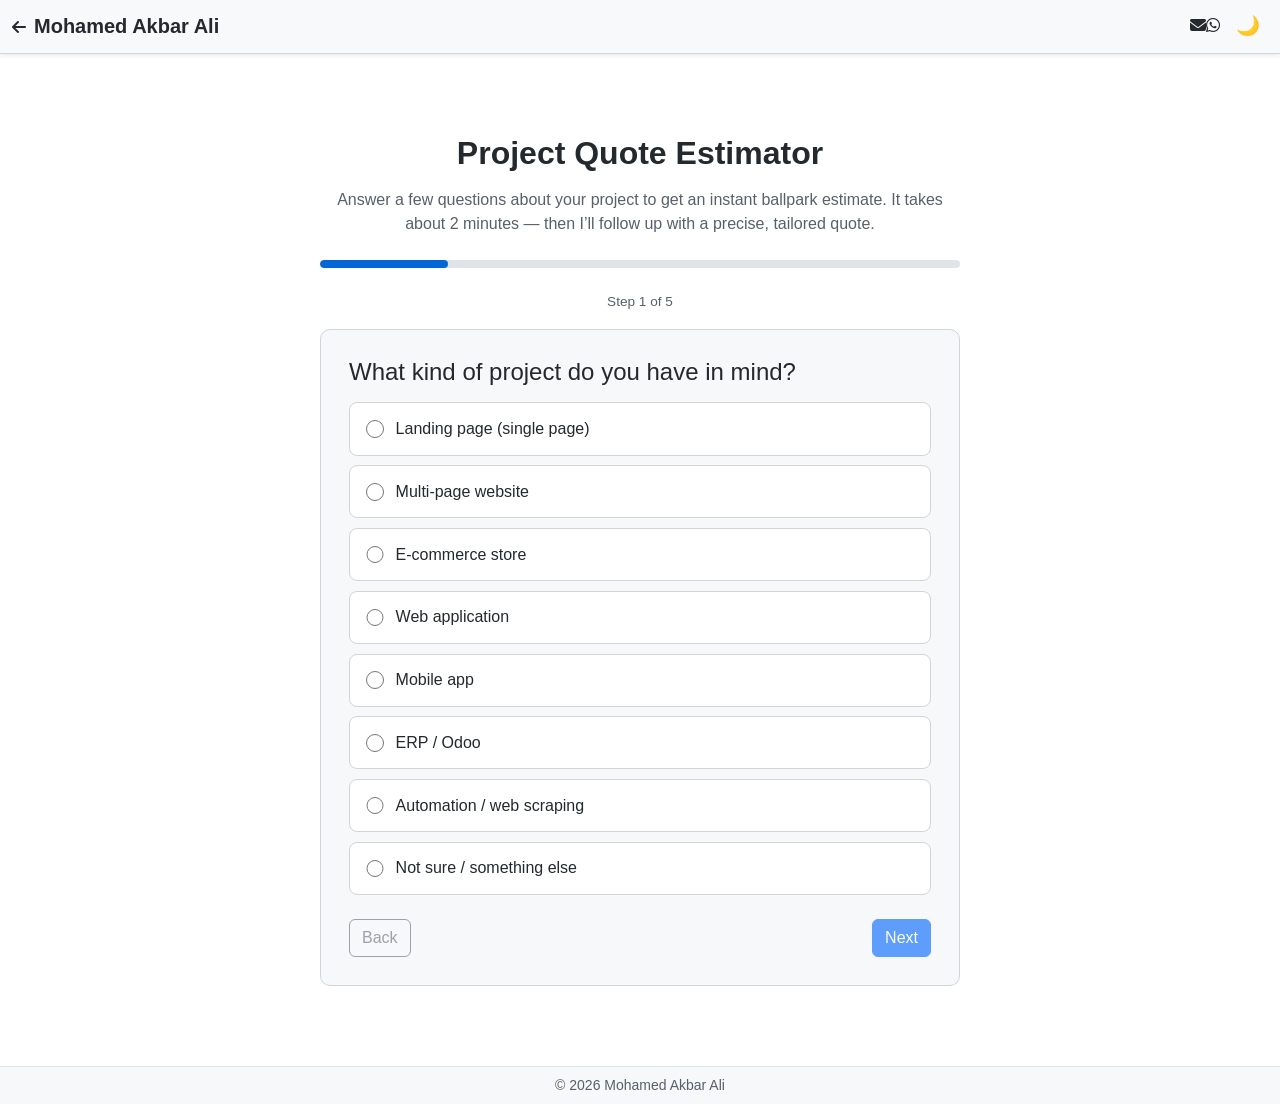
<file: quote.html>
<!DOCTYPE html>
<html lang="en">
<head>
    <meta charset="UTF-8">
    <meta name="viewport" content="width=device-width, initial-scale=1.0">
    <title>Project Quote Estimator | Mohamed Akbar Ali</title>
    <meta name="description" content="Get an instant ballpark estimate for your web, app, e-commerce, ERP or automation project, then receive a tailored quote.">
    <link rel="canonical" href="https://akbarali.dev/quote">

    <!-- Open Graph -->
    <meta property="og:type" content="website">
    <meta property="og:site_name" content="Mohamed Akbar Ali">
    <meta property="og:title" content="Project Quote Estimator — Mohamed Akbar Ali">
    <meta property="og:description" content="Answer a few questions to get an instant ballpark estimate for your project, then receive a tailored quote.">
    <meta property="og:url" content="https://akbarali.dev/quote">
    <meta property="og:image" content="https://akbarali.dev/assets/profile_img/my-profile-1.jpg">

    <!-- Twitter -->
    <meta name="twitter:card" content="summary_large_image">
    <meta name="twitter:title" content="Project Quote Estimator — Mohamed Akbar Ali">
    <meta name="twitter:description" content="Answer a few questions to get an instant ballpark estimate for your project.">
    <meta name="twitter:image" content="https://akbarali.dev/assets/profile_img/my-profile-1.jpg">

    <link href="https://cdn.jsdelivr.net/npm/bootstrap@5.1.3/dist/css/bootstrap.min.css" rel="stylesheet">
    <link rel="stylesheet" href="main.css">
    <link rel="stylesheet" href="https://cdnjs.cloudflare.com/ajax/libs/font-awesome/6.6.0/css/all.min.css" integrity="sha512-Kc323vGBEqzTmouAECnVceyQqyqdsSiqLQISBL29aUW4U/M7pSPA/gEUZQqv1cwx4OnYxTxve5UMg5GT6L4JJg==" crossorigin="anonymous" referrerpolicy="no-referrer" />
    <link rel="icon" href="assets/icon/favicon.ico" type="image/x-icon">
    <link rel="apple-touch-icon" sizes="180x180" href="assets/icon/apple-touch-icon.png">
    <link rel="manifest" href="assets/icon/site.webmanifest">
</head>
<body class="light-mode">

    <header class="container-fluid sticky-top shadow-sm py-2 m-0">
        <div class="header-content d-flex justify-content-between align-items-center">
            <a href="index.html" class="header-home text-decoration-none">
                <i class="fas fa-arrow-left me-2"></i><span class="fs-5">Mohamed Akbar Ali</span>
            </a>
            <div class="icon-links d-flex align-items-center">
                <a href="mailto:hello@akbarali.dev" class="nav-link d-inline" aria-label="Email"><i class="fas fa-envelope"></i></a>
                <a href="https://wa.me/971527468099" target="_blank" rel="noopener" class="nav-link d-inline" aria-label="WhatsApp"><i class="fab fa-whatsapp"></i></a>
                <button id="toggle-dark-mode" class="btn btn-outline-secondary btn-sm ms-2" aria-label="Toggle Dark Mode">
                    <span id="toggle-icon" class="icon">🌙</span>
                </button>
            </div>
        </div>
    </header>

    <section id="quote" class="container my-5">
        <h2 class="text-center">Project Quote Estimator</h2>
        <p class="text-center quote-intro mx-auto">
            Answer a few questions about your project to get an instant ballpark estimate.
            It takes about 2 minutes &mdash; then I&rsquo;ll follow up with a precise, tailored quote.
        </p>

        <div id="quote-app" class="quote-app mx-auto mt-4">
            <!-- The estimator is rendered here by quote.js -->
        </div>
    </section>

    <footer class="d-flex justify-content-center p-0 m-0">
        <p class="small text-center m-0 py-2">&copy; 2026 Mohamed Akbar Ali</p>
    </footer>

    <script src="https://cdn.jsdelivr.net/npm/bootstrap@5.1.3/dist/js/bootstrap.bundle.min.js"></script>
    <script src="main.js"></script>
    <script src="quote.js"></script>

    <!-- Cloudflare Web Analytics -->
    <script defer src='https://static.cloudflareinsights.com/beacon.min.js' data-cf-beacon='{"token": "bf5b749bc35945eab6b6ae0be4271a56"}'></script>
    <!-- End Cloudflare Web Analytics -->
</body>
</html>
</file>
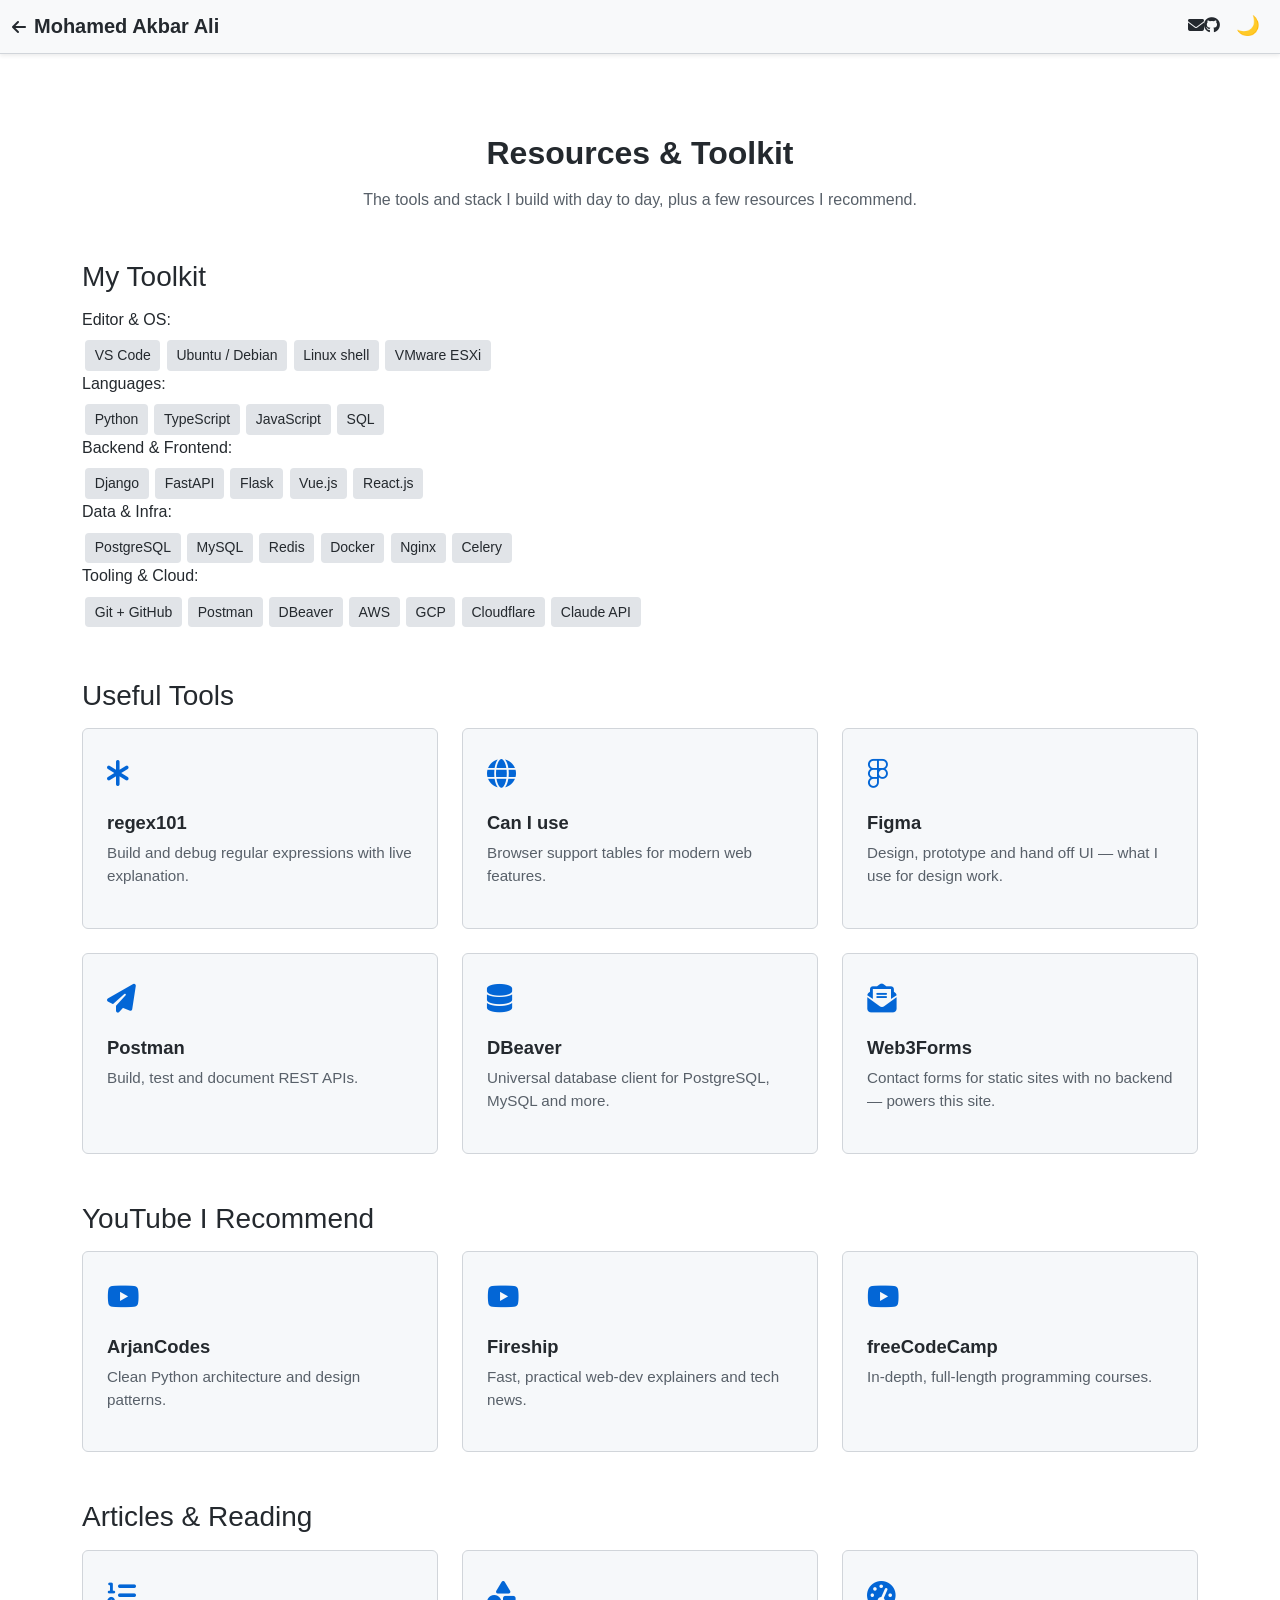
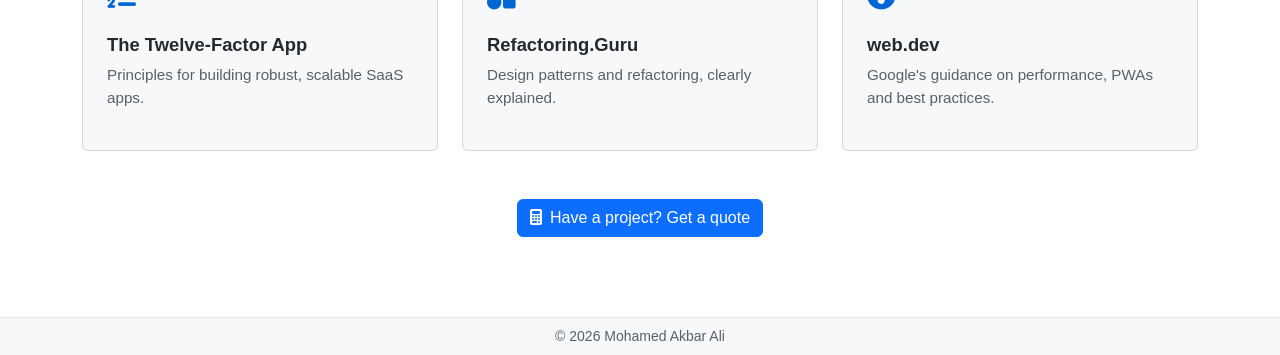
<file: resources.html>
<!DOCTYPE html>
<html lang="en">
<head>
    <meta charset="UTF-8">
    <meta name="viewport" content="width=device-width, initial-scale=1.0">
    <title>Resources & Toolkit | Mohamed Akbar Ali</title>
    <meta name="description" content="The tools, stack and resources Mohamed Akbar Ali uses and recommends — editors, frameworks, hosting, plus useful dev tools, YouTube channels and articles.">
    <link rel="canonical" href="https://akbarali.dev/resources">

    <!-- Open Graph -->
    <meta property="og:type" content="website">
    <meta property="og:site_name" content="Mohamed Akbar Ali">
    <meta property="og:title" content="Resources & Toolkit — Mohamed Akbar Ali">
    <meta property="og:description" content="The tools, stack and resources I use and recommend.">
    <meta property="og:url" content="https://akbarali.dev/resources">
    <meta property="og:image" content="https://akbarali.dev/assets/profile_img/my-profile-1.jpg">
    <meta name="twitter:card" content="summary_large_image">
    <meta name="twitter:title" content="Resources & Toolkit — Mohamed Akbar Ali">
    <meta name="twitter:description" content="The tools, stack and resources I use and recommend.">
    <meta name="twitter:image" content="https://akbarali.dev/assets/profile_img/my-profile-1.jpg">

    <link href="https://cdn.jsdelivr.net/npm/bootstrap@5.1.3/dist/css/bootstrap.min.css" rel="stylesheet">
    <link rel="stylesheet" href="main.css">
    <link rel="stylesheet" href="https://cdnjs.cloudflare.com/ajax/libs/font-awesome/6.6.0/css/all.min.css" integrity="sha512-Kc323vGBEqzTmouAECnVceyQqyqdsSiqLQISBL29aUW4U/M7pSPA/gEUZQqv1cwx4OnYxTxve5UMg5GT6L4JJg==" crossorigin="anonymous" referrerpolicy="no-referrer" />
    <link rel="icon" href="assets/icon/favicon.ico" type="image/x-icon">
    <link rel="apple-touch-icon" sizes="180x180" href="assets/icon/apple-touch-icon.png">
    <link rel="manifest" href="assets/icon/site.webmanifest">
</head>
<body class="light-mode">

    <header class="container-fluid sticky-top shadow-sm py-2 m-0">
        <div class="header-content d-flex justify-content-between align-items-center">
            <a href="index.html" class="header-home text-decoration-none">
                <i class="fas fa-arrow-left me-2"></i><span class="fs-5">Mohamed Akbar Ali</span>
            </a>
            <div class="icon-links d-flex align-items-center">
                <a href="mailto:hello@akbarali.dev" class="nav-link d-inline" aria-label="Email"><i class="fas fa-envelope"></i></a>
                <a href="https://github.com/akbarali97" target="_blank" rel="noopener" class="nav-link d-inline" aria-label="GitHub"><i class="fab fa-github"></i></a>
                <button id="toggle-dark-mode" class="btn btn-outline-secondary btn-sm ms-2" aria-label="Toggle Dark Mode">
                    <span id="toggle-icon" class="icon">🌙</span>
                </button>
            </div>
        </div>
    </header>

    <section id="resources" class="container my-5">
        <h2 class="text-center">Resources &amp; Toolkit</h2>
        <p class="text-center quote-intro mx-auto">
            The tools and stack I build with day to day, plus a few resources I recommend.
        </p>

        <!-- My Toolkit / Stack -->
        <h3 class="mt-5 mb-3">My Toolkit</h3>
        <div class="skill-category">
            <h6>Editor &amp; OS:</h6>
            <div class="skill-tags">
                <span class="tag">VS Code</span><span class="tag">Ubuntu / Debian</span><span class="tag">Linux shell</span><span class="tag">VMware ESXi</span>
            </div>
        </div>
        <div class="skill-category">
            <h6>Languages:</h6>
            <div class="skill-tags">
                <span class="tag">Python</span><span class="tag">TypeScript</span><span class="tag">JavaScript</span><span class="tag">SQL</span>
            </div>
        </div>
        <div class="skill-category">
            <h6>Backend &amp; Frontend:</h6>
            <div class="skill-tags">
                <span class="tag">Django</span><span class="tag">FastAPI</span><span class="tag">Flask</span><span class="tag">Vue.js</span><span class="tag">React.js</span>
            </div>
        </div>
        <div class="skill-category">
            <h6>Data &amp; Infra:</h6>
            <div class="skill-tags">
                <span class="tag">PostgreSQL</span><span class="tag">MySQL</span><span class="tag">Redis</span><span class="tag">Docker</span><span class="tag">Nginx</span><span class="tag">Celery</span>
            </div>
        </div>
        <div class="skill-category">
            <h6>Tooling &amp; Cloud:</h6>
            <div class="skill-tags">
                <span class="tag">Git + GitHub</span><span class="tag">Postman</span><span class="tag">DBeaver</span><span class="tag">AWS</span><span class="tag">GCP</span><span class="tag">Cloudflare</span><span class="tag">Claude API</span>
            </div>
        </div>

        <!-- Useful Tools -->
        <!-- Edit these cards / add your own: copy a .col block and change href, icon, title, text. -->
        <h3 class="mt-5 mb-3">Useful Tools</h3>
        <div class="row row-cols-1 row-cols-md-2 row-cols-lg-3 g-4">
            <div class="col">
                <a href="https://regex101.com/" target="_blank" rel="noopener" class="service-card resource-card h-100 p-4 rounded d-block">
                    <div class="service-icon mb-3"><i class="fas fa-asterisk"></i></div>
                    <h5>regex101</h5>
                    <p class="service-desc">Build and debug regular expressions with live explanation.</p>
                </a>
            </div>
            <div class="col">
                <a href="https://caniuse.com/" target="_blank" rel="noopener" class="service-card resource-card h-100 p-4 rounded d-block">
                    <div class="service-icon mb-3"><i class="fas fa-globe"></i></div>
                    <h5>Can I use</h5>
                    <p class="service-desc">Browser support tables for modern web features.</p>
                </a>
            </div>
            <div class="col">
                <a href="https://www.figma.com/" target="_blank" rel="noopener" class="service-card resource-card h-100 p-4 rounded d-block">
                    <div class="service-icon mb-3"><i class="fab fa-figma"></i></div>
                    <h5>Figma</h5>
                    <p class="service-desc">Design, prototype and hand off UI — what I use for design work.</p>
                </a>
            </div>
            <div class="col">
                <a href="https://www.postman.com/" target="_blank" rel="noopener" class="service-card resource-card h-100 p-4 rounded d-block">
                    <div class="service-icon mb-3"><i class="fas fa-paper-plane"></i></div>
                    <h5>Postman</h5>
                    <p class="service-desc">Build, test and document REST APIs.</p>
                </a>
            </div>
            <div class="col">
                <a href="https://dbeaver.io/" target="_blank" rel="noopener" class="service-card resource-card h-100 p-4 rounded d-block">
                    <div class="service-icon mb-3"><i class="fas fa-database"></i></div>
                    <h5>DBeaver</h5>
                    <p class="service-desc">Universal database client for PostgreSQL, MySQL and more.</p>
                </a>
            </div>
            <div class="col">
                <a href="https://www.web3forms.com/" target="_blank" rel="noopener" class="service-card resource-card h-100 p-4 rounded d-block">
                    <div class="service-icon mb-3"><i class="fas fa-envelope-open-text"></i></div>
                    <h5>Web3Forms</h5>
                    <p class="service-desc">Contact forms for static sites with no backend — powers this site.</p>
                </a>
            </div>
        </div>

        <!-- YouTube -->
        <!-- Replace these with your own favorite channels/playlists. -->
        <h3 class="mt-5 mb-3">YouTube I Recommend</h3>
        <div class="row row-cols-1 row-cols-md-2 row-cols-lg-3 g-4">
            <div class="col">
                <a href="https://www.youtube.com/@arjancodes" target="_blank" rel="noopener" class="service-card resource-card h-100 p-4 rounded d-block">
                    <div class="service-icon mb-3"><i class="fab fa-youtube"></i></div>
                    <h5>ArjanCodes</h5>
                    <p class="service-desc">Clean Python architecture and design patterns.</p>
                </a>
            </div>
            <div class="col">
                <a href="https://www.youtube.com/@Fireship" target="_blank" rel="noopener" class="service-card resource-card h-100 p-4 rounded d-block">
                    <div class="service-icon mb-3"><i class="fab fa-youtube"></i></div>
                    <h5>Fireship</h5>
                    <p class="service-desc">Fast, practical web-dev explainers and tech news.</p>
                </a>
            </div>
            <div class="col">
                <a href="https://www.youtube.com/@freecodecamp" target="_blank" rel="noopener" class="service-card resource-card h-100 p-4 rounded d-block">
                    <div class="service-icon mb-3"><i class="fab fa-youtube"></i></div>
                    <h5>freeCodeCamp</h5>
                    <p class="service-desc">In-depth, full-length programming courses.</p>
                </a>
            </div>
        </div>

        <!-- Articles -->
        <!-- Replace these with your own favorite articles/reading. -->
        <h3 class="mt-5 mb-3">Articles &amp; Reading</h3>
        <div class="row row-cols-1 row-cols-md-2 row-cols-lg-3 g-4">
            <div class="col">
                <a href="https://12factor.net/" target="_blank" rel="noopener" class="service-card resource-card h-100 p-4 rounded d-block">
                    <div class="service-icon mb-3"><i class="fas fa-list-ol"></i></div>
                    <h5>The Twelve-Factor App</h5>
                    <p class="service-desc">Principles for building robust, scalable SaaS apps.</p>
                </a>
            </div>
            <div class="col">
                <a href="https://refactoring.guru/design-patterns" target="_blank" rel="noopener" class="service-card resource-card h-100 p-4 rounded d-block">
                    <div class="service-icon mb-3"><i class="fas fa-shapes"></i></div>
                    <h5>Refactoring.Guru</h5>
                    <p class="service-desc">Design patterns and refactoring, clearly explained.</p>
                </a>
            </div>
            <div class="col">
                <a href="https://web.dev/" target="_blank" rel="noopener" class="service-card resource-card h-100 p-4 rounded d-block">
                    <div class="service-icon mb-3"><i class="fas fa-gauge-high"></i></div>
                    <h5>web.dev</h5>
                    <p class="service-desc">Google's guidance on performance, PWAs and best practices.</p>
                </a>
            </div>
        </div>

        <div class="text-center mt-5">
            <a href="quote.html" class="btn btn-primary"><i class="fas fa-calculator me-2"></i>Have a project? Get a quote</a>
        </div>
    </section>

    <footer class="d-flex justify-content-center p-0 m-0">
        <p class="small text-center m-0 py-2">&copy; 2026 Mohamed Akbar Ali</p>
    </footer>

    <script src="https://cdn.jsdelivr.net/npm/bootstrap@5.1.3/dist/js/bootstrap.bundle.min.js"></script>
    <script src="main.js"></script>

    <!-- Cloudflare Web Analytics -->
    <script defer src='https://static.cloudflareinsights.com/beacon.min.js' data-cf-beacon='{"token": "bf5b749bc35945eab6b6ae0be4271a56"}'></script>
    <!-- End Cloudflare Web Analytics -->
</body>
</html>
</file>
<file: main.css>
/* Base body styles (light mode) */
body {
    font-family: -apple-system, BlinkMacSystemFont, 'Segoe UI', Helvetica, Arial, sans-serif;
    color: #24292e;
    background-color: #ffffff;
    transition: background-color 0.3s ease, color 0.3s ease;
}

/* Dark mode styling */
body.dark-mode {
    color: #c9d1d9;
    background-color: #0d1117;
}

/* Header styling */
header {
    background-color: #f6f8fa;
    border-bottom: 1px solid #d1d5da;
    padding: 1rem 0;
    color: #24292e;
}

body.dark-mode header {
    background-color: #161b22;
    color: #ffffff;
    border-bottom: 1px solid #30363d;
}

header h1 {
    font-size: 1.5rem;
    font-weight: 600;
}

header nav a {
    color: #0366d6;
    margin: 0 1rem;
    font-weight: 500;
    text-decoration: none;
    transition: color 0.2s ease;
}

header nav a:hover {
    color: #005cc5;
}

body.dark-mode header nav a {
    color: #58a6ff;
}

header #toggle-dark-mode {
    background: none;
    border: none;
    font-size: 1.2rem;
    cursor: pointer;
}

/* Section Styling */
section {
    padding: 2rem 0;
    max-width: 800px;
    margin: 0 auto;
    color: inherit;
}

/* Footer Styling */
footer {
    background-color: #f6f8fa;
    color: #586069;
    text-align: center;
    padding: 1rem;
    border-top: 1px solid #e1e4e8;
}

body.dark-mode footer {
    background-color: #161b22;
    color: #8b949e;
    border-top: 1px solid #30363d;
}

/* Button Styling for Dark Mode */
button {
    font-size: 1rem;
    padding: 0.5rem 1rem;
    background-color: #0366d6;
    border: none;
    color: #ffffff;
    border-radius: 5px;
    cursor: pointer;
    transition: background-color 0.2s ease;
}

button:hover {
    background-color: #005cc5;
}

body.dark-mode button {
    background-color: #58a6ff;
}

body.dark-mode button:hover {
    background-color: #1f6feb;
}

#key-projects h2 {
    font-size: 2rem;
    margin-bottom: 1.5rem;
}

.project h5 {
    font-size: 1.3rem;
    font-weight: 600;
}

.project p {
    color: #586069;
}

.project ul {
    padding-left: 1rem;
}

.project ul li {
    margin-bottom: 0.5rem;
    color: #24292e;
}

/* Tag Styling */
.tag {
    display: inline-block;
    background-color: #e1e4e8;
    color: #24292e;
    padding: 0.3rem 0.6rem;
    margin: 0.2rem;
    font-size: 0.875rem;
    border-radius: 4px;
    transition: background-color 0.3s ease, color 0.3s ease;
}

body.dark-mode .tag {
    background-color: #30363d;
    color: #c9d1d9;
}

.tag:hover {
    background-color: #0366d6;
    color: #ffffff;
}

body.dark-mode .tag:hover {
    background-color: #58a6ff;
    color: #0d1117;
}

/* Unordered List Styling */
ul {
    list-style-type: none;
    padding-left: 0;
    margin-top: 1rem;
}

ul li {
    position: relative;
    padding-left: 1.5rem;
    margin-bottom: 0.75rem;
    line-height: 1.6;
    color: #24292e;
}

/* Custom Bullet Icon */
ul li::before {
    content: '•'; /* Can also use custom icons here */
    position: absolute;
    left: 0;
    color: #0366d6; /* Bullet color */
    font-size: 1.2rem;
    line-height: 1;
}

body.dark-mode ul li {
    color: #c9d1d9;
}

body.dark-mode ul li::before {
    color: #58a6ff;
}

/* Standard Section Header Styling */
section h2 {
    font-size: 2rem;
    font-weight: 600;
    margin-bottom: 1rem;
    text-align: left; /* Ensure alignment with other sections */
}

/* Services Section */
.services-intro {
    color: #586069;
    max-width: 760px;
    margin-bottom: 1.5rem;
}

body.dark-mode .services-intro {
    color: #8b949e;
}

.services-intro a {
    color: #0366d6;
    text-decoration: none;
}

body.dark-mode .services-intro a {
    color: #58a6ff;
}

/* Currency switcher */
.currency-label {
    font-size: 0.9rem;
    color: #586069;
}

body.dark-mode .currency-label {
    color: #8b949e;
}

.currency-select {
    background-color: #ffffff;
    border: 1px solid #d1d5da;
    color: #24292e;
    padding: 0.35rem 0.75rem;
    font-size: 0.9rem;
    border-radius: 6px;
    cursor: pointer;
}

.currency-select:focus {
    outline: none;
    border-color: #0366d6;
    box-shadow: 0 0 0 2px rgba(3, 102, 214, 0.25);
}

body.dark-mode .currency-select {
    background-color: #0d1117;
    border-color: #30363d;
    color: #c9d1d9;
}

body.dark-mode .currency-select:focus {
    border-color: #58a6ff;
    box-shadow: 0 0 0 2px rgba(88, 166, 255, 0.25);
}

/* Service cards */
.service-card {
    background-color: #f6f8fa;
    border: 1px solid #d1d5da;
    transition: transform 0.2s ease, box-shadow 0.2s ease, border-color 0.2s ease;
}

.service-card:hover {
    transform: translateY(-4px);
    box-shadow: 0 8px 24px rgba(27, 31, 35, 0.08);
    border-color: #0366d6;
}

body.dark-mode .service-card {
    background-color: #161b22;
    border-color: #30363d;
}

body.dark-mode .service-card:hover {
    border-color: #58a6ff;
    box-shadow: 0 8px 24px rgba(0, 0, 0, 0.4);
}

.service-icon {
    font-size: 1.8rem;
    color: #0366d6;
}

body.dark-mode .service-icon {
    color: #58a6ff;
}

.service-card h5 {
    font-size: 1.15rem;
    font-weight: 600;
}

.service-desc {
    color: #586069;
    font-size: 0.95rem;
    line-height: 1.5;
}

body.dark-mode .service-desc {
    color: #8b949e;
}

.service-price {
    font-size: 0.95rem;
    color: #586069;
    margin-top: 0.5rem;
    font-weight: 500;
}

.service-price .price {
    font-size: 1.25rem;
    font-weight: 700;
    color: #0366d6;
}

.service-whatsapp {
    display: inline-flex;
    align-items: center;
    gap: 0.4rem;
    margin-top: 0.75rem;
    font-size: 0.9rem;
    font-weight: 600;
    color: #25d366;
    text-decoration: none;
    transition: color 0.2s ease;
}

.service-whatsapp i {
    font-size: 1.15rem;
}

.service-whatsapp:hover {
    color: #1da851;
    text-decoration: underline;
}

body.dark-mode .service-whatsapp {
    color: #25d366;
}

body.dark-mode .service-whatsapp:hover {
    color: #4ae585;
}

/* Quote / contact form */
.quote-form {
    max-width: 640px;
}

.quote-form .form-label {
    font-weight: 500;
    font-size: 0.9rem;
    margin-bottom: 0.25rem;
}

body.dark-mode .quote-form .form-control,
body.dark-mode .quote-form .form-select {
    background-color: #0d1117;
    border-color: #30363d;
    color: #c9d1d9;
}

body.dark-mode .quote-form .form-control::placeholder {
    color: #6e7681;
}

body.dark-mode .quote-form .form-control:focus,
body.dark-mode .quote-form .form-select:focus {
    background-color: #0d1117;
    border-color: #58a6ff;
    color: #c9d1d9;
    box-shadow: 0 0 0 0.2rem rgba(88, 166, 255, 0.25);
}

/* WhatsApp button */
.btn-whatsapp {
    background-color: #25d366;
    border: none;
    color: #ffffff;
}

.btn-whatsapp:hover {
    background-color: #1da851;
    color: #ffffff;
}

/* Form result messages */
.qf-success {
    color: #1a7f37;
    font-weight: 600;
}

.qf-error {
    color: #cf222e;
    font-weight: 600;
}

body.dark-mode .qf-success {
    color: #3fb950;
}

body.dark-mode .qf-error {
    color: #f85149;
}

/* ===== Quote Estimator ===== */
.header-home {
    color: #24292e;
    font-weight: 600;
}

body.dark-mode .header-home {
    color: #ffffff;
}

.quote-intro {
    max-width: 640px;
    color: #586069;
}

body.dark-mode .quote-intro {
    color: #8b949e;
}

.quote-app {
    max-width: 640px;
}

/* Progress bar */
.quiz-progress {
    height: 8px;
    background-color: #e1e4e8;
    border-radius: 8px;
    overflow: hidden;
}

body.dark-mode .quiz-progress {
    background-color: #30363d;
}

.quiz-progress-bar {
    height: 100%;
    background-color: #0366d6;
    border-radius: 8px;
    transition: width 0.3s ease;
}

body.dark-mode .quiz-progress-bar {
    background-color: #58a6ff;
}

.quiz-step-label {
    font-size: 0.85rem;
    color: #586069;
}

body.dark-mode .quiz-step-label {
    color: #8b949e;
}

/* Question card */
.quiz-card {
    background-color: #f6f8fa;
    border: 1px solid #d1d5da;
    border-radius: 10px;
    padding: 1.75rem;
}

body.dark-mode .quiz-card {
    background-color: #161b22;
    border-color: #30363d;
}

/* Selectable options */
.quiz-options {
    display: flex;
    flex-direction: column;
    gap: 0.6rem;
}

.quiz-option {
    display: flex;
    align-items: center;
    gap: 0.75rem;
    padding: 0.85rem 1rem;
    border: 1px solid #d1d5da;
    border-radius: 8px;
    background-color: #ffffff;
    cursor: pointer;
    transition: border-color 0.15s ease, background-color 0.15s ease, box-shadow 0.15s ease;
    margin: 0;
}

.quiz-option:hover {
    border-color: #0366d6;
}

.quiz-option input {
    accent-color: #0366d6;
    width: 1.1rem;
    height: 1.1rem;
    flex-shrink: 0;
}

.quiz-option.selected {
    border-color: #0366d6;
    background-color: #ddf4ff;
    box-shadow: inset 0 0 0 1px #0366d6;
}

body.dark-mode .quiz-option {
    background-color: #0d1117;
    border-color: #30363d;
    color: #c9d1d9;
}

body.dark-mode .quiz-option:hover {
    border-color: #58a6ff;
}

body.dark-mode .quiz-option.selected {
    border-color: #58a6ff;
    background-color: #15324f;
    box-shadow: inset 0 0 0 1px #58a6ff;
}

/* Estimate result */
.estimate-label {
    font-size: 0.95rem;
    color: #586069;
}

body.dark-mode .estimate-label {
    color: #8b949e;
}

.estimate-range {
    font-size: 2.4rem;
    font-weight: 700;
    color: #0366d6;
    line-height: 1.2;
}

body.dark-mode .estimate-range {
    color: #58a6ff;
}

.estimate-note {
    font-size: 0.9rem;
    color: #586069;
    max-width: 520px;
    margin: 0.75rem auto 0;
}

body.dark-mode .estimate-note {
    color: #8b949e;
}

.estimate-icon {
    font-size: 3rem;
    color: #1a7f37;
}

body.dark-mode .estimate-icon {
    color: #3fb950;
}

/* ===== How I Work (process) ===== */
.process-steps {
    display: grid;
    grid-template-columns: repeat(auto-fit, minmax(240px, 1fr));
    gap: 1.25rem;
    margin-top: 1.5rem;
}

.process-step {
    display: flex;
    gap: 1rem;
    align-items: flex-start;
    padding: 1.25rem;
    border: 1px solid #d1d5da;
    border-radius: 10px;
    background-color: #f6f8fa;
    transition: border-color 0.2s ease, box-shadow 0.2s ease;
}

.process-step:hover {
    border-color: #0366d6;
    box-shadow: 0 6px 18px rgba(27, 31, 35, 0.06);
}

body.dark-mode .process-step {
    background-color: #161b22;
    border-color: #30363d;
}

body.dark-mode .process-step:hover {
    border-color: #58a6ff;
}

.process-num {
    flex-shrink: 0;
    width: 2.25rem;
    height: 2.25rem;
    border-radius: 50%;
    background-color: #0366d6;
    color: #ffffff;
    font-weight: 700;
    display: flex;
    align-items: center;
    justify-content: center;
}

body.dark-mode .process-num {
    background-color: #58a6ff;
    color: #0d1117;
}

.process-body h6 {
    font-weight: 600;
    margin-bottom: 0.25rem;
}

.process-body p {
    font-size: 0.92rem;
    color: #586069;
    margin: 0;
}

body.dark-mode .process-body p {
    color: #8b949e;
}

/* ===== FAQ accordion (dark-mode aware) ===== */
.faq-accordion .accordion-button {
    font-weight: 600;
}

body.dark-mode .faq-accordion .accordion-item {
    background-color: #161b22;
    border-color: #30363d;
}

body.dark-mode .faq-accordion .accordion-button {
    background-color: #161b22;
    color: #c9d1d9;
}

body.dark-mode .faq-accordion .accordion-button:not(.collapsed) {
    background-color: #15324f;
    color: #58a6ff;
    box-shadow: none;
}

body.dark-mode .faq-accordion .accordion-button::after {
    filter: invert(1) grayscale(1) brightness(1.6);
}

body.dark-mode .faq-accordion .accordion-body {
    background-color: #0d1117;
    color: #c9d1d9;
}

.faq-accordion .accordion-button:focus {
    box-shadow: 0 0 0 0.2rem rgba(3, 102, 214, 0.2);
}

.faq-accordion .accordion-body a {
    color: #0366d6;
}

body.dark-mode .faq-accordion .accordion-body a {
    color: #58a6ff;
}

/* ===== Resources page ===== */
a.resource-card {
    color: inherit;
    text-decoration: none;
}

a.resource-card:hover {
    color: inherit;
}

/* Footer links */
footer a {
    color: #0366d6;
    text-decoration: none;
}

footer a:hover {
    text-decoration: underline;
}

body.dark-mode footer a {
    color: #58a6ff;
}

body.dark-mode .service-price {
    color: #8b949e;
}

body.dark-mode .service-price .price {
    color: #58a6ff;
}

/* Profile Container Styling */
.profile-container {
    perspective: 1000px; /* Adds depth for 3D effect */
    width: 100%;
    max-width: 250px;
    aspect-ratio: 1; /* Ensures a square container */
    overflow: hidden;
}

.profile-picture {
    backface-visibility: hidden;
    transition: transform 0.8s ease;
    width: 100%;
    height: 100%;
    position: absolute;
    top: 0;
    left: 0;
    object-fit: cover;
}

/* Front Image (Default) */
.front-image {
    transform: rotateY(0deg);
}

/* Back Image (Hidden initially) */
.back-image {
    transform: rotateY(180deg);
}

/* Hover Effect for Coin Flip */
.profile-container:hover .front-image {
    transform: rotateY(180deg); /* Flip front image to hide */
}

.profile-container:hover .back-image {
    transform: rotateY(360deg); /* Flip back image to show */
}

/* Default Layout for Desktop */
#about .d-flex {
    display: flex;
    align-items: stretch;
}

/* Mobile Layout */
@media (max-width: 767px) {
    /* Stack elements vertically */
    #about .d-flex {
        flex-direction: column;
        align-items: center; /* Center align the content */
    }

    /* Profile Container Styling for Mobile */
    .profile-container {
        width: 80%; /* Makes the profile container take 80% of the screen width */
        padding-top: 80%; /* Keeps the container square */
        margin-bottom: 1.5rem; /* Adds space between the image and the text */
    }

    /* Adjust About Content Width */
    .about-content {
        width: 100%; /* Full width for the text content */
        text-align: center; /* Center-align text on mobile */
    }

    /* Title Styling */
    #about h2 {
        text-align: center;
        margin-bottom: 1rem;
    }
}

/* Add print styles to optimize printing */
@media print {
    /* Set a white background for the body */
    body {
        background: #fff;
        color: #000;
        font-family: 'Arial', sans-serif; /* Standard font for print */
        margin: 0; /* Remove body margins */
        padding: 0;
    }

    /* Hide navigation, buttons, footer, and images */
    header, footer, #toggle-dark-mode, .icon-links, img,
    .currency-switch, .services-cta {
        display: none !important;
    }

    /* Remove empty spaces left by hidden images */
    .profile-container, .project img, .image-container {
        display: none !important;
    }

    /* Reduce section margins for compact layout */
    section {
        page-break-inside: avoid;
        margin: 1.5cm 1cm;
        padding: 0.5cm 0; /* Reduce section padding */
    }

    /* Enhance readability of headings and text */
    section h2 {
        font-size: 20px;
        font-weight: bold;
        margin-bottom: 0.5cm;
    }

    section p, ul li {
        font-size: 12px;
        line-height: 1.4;
        margin-bottom: 0.5cm; /* Reduce spacing between paragraphs */
    }

    ul {
        padding-left: 1cm; /* Keep lists aligned neatly */
    }

    /* Remove hover and interactive styles */
    a {
        color: #000;
        text-decoration: underline;
    }

    a:hover {
        color: inherit;
    }

    /* Compact layout for project sections */
    .project {
        border: 1px solid #ccc;
        padding: 0.5cm;
        margin-bottom: 1cm;
    }
}
</file>
